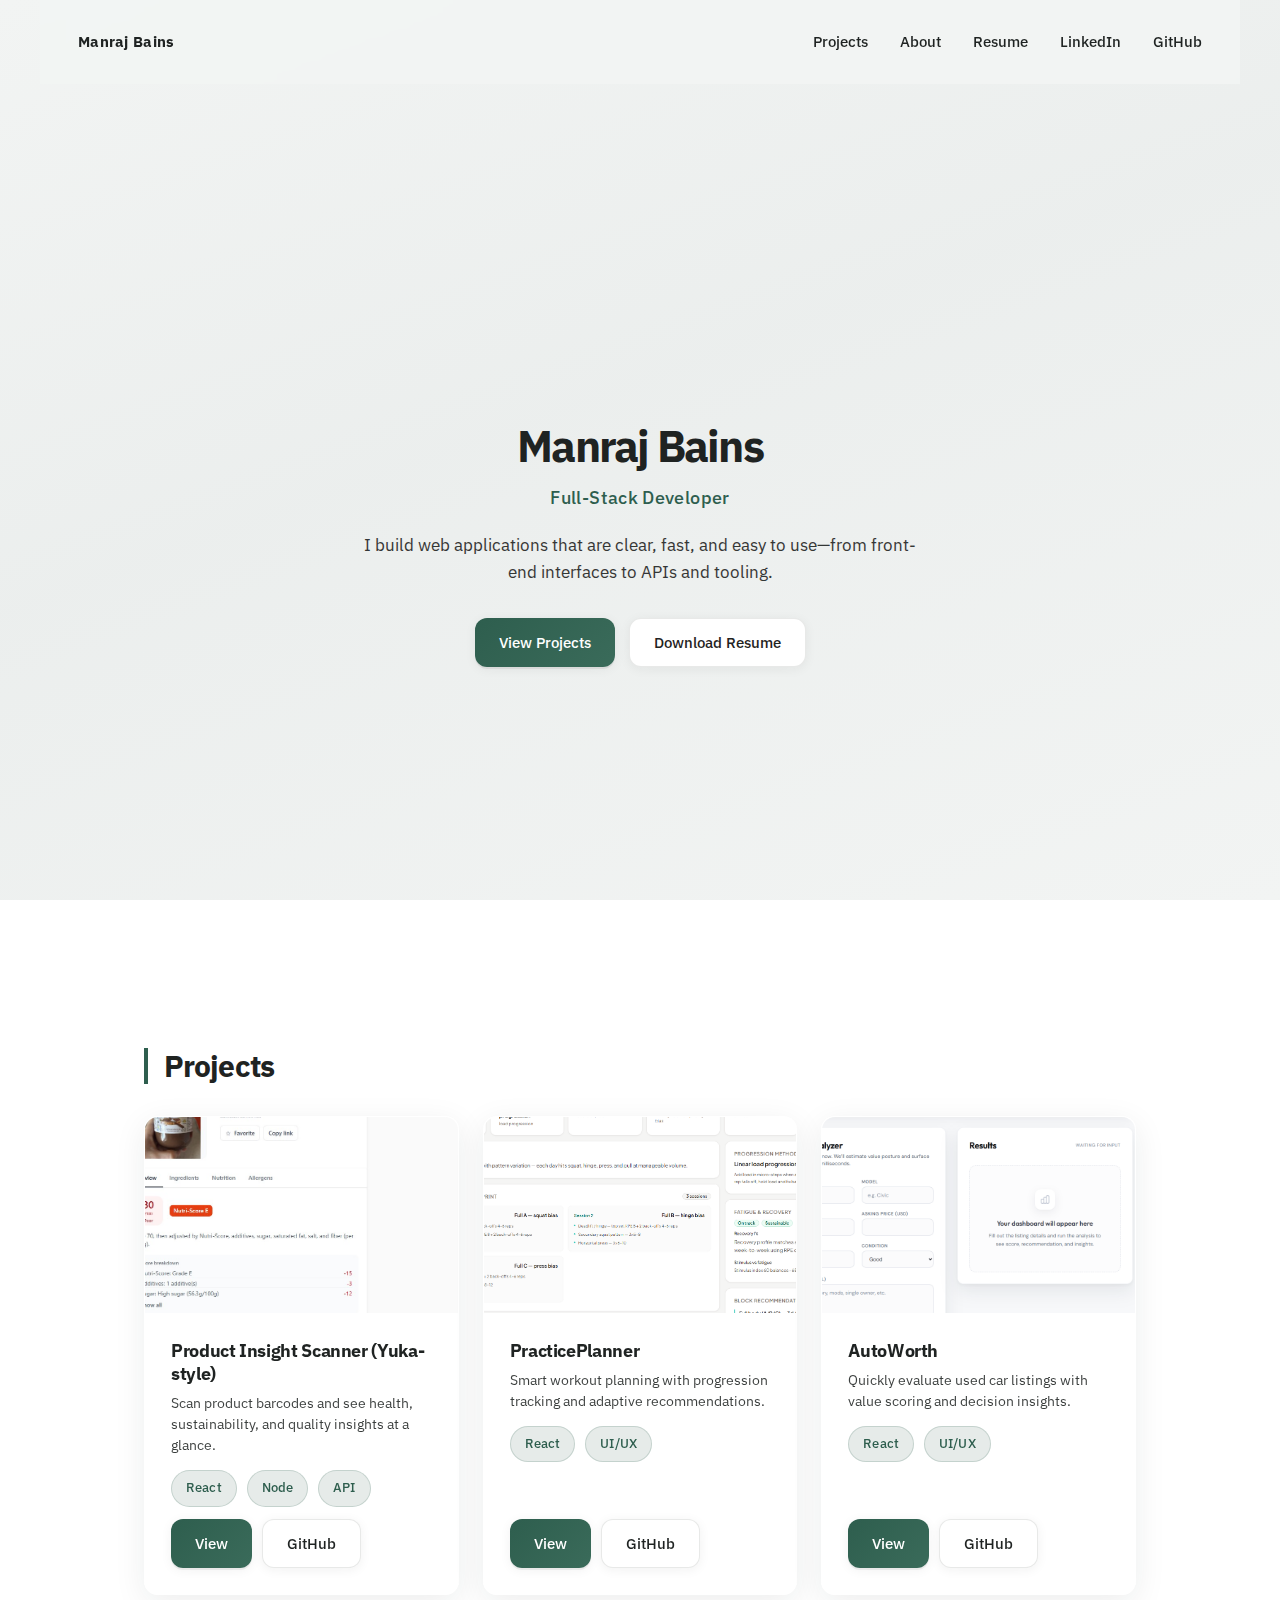
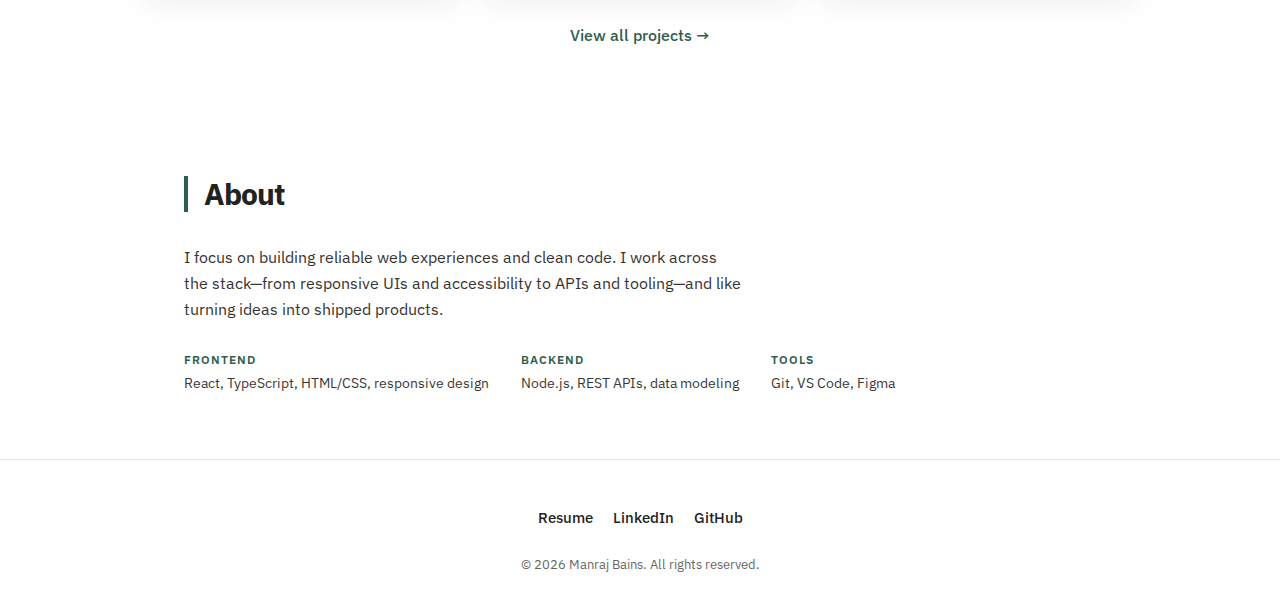
<file: index.html>
<!DOCTYPE html>
<html lang="en">
<head>
  <meta charset="UTF-8" />
  <title>Manraj Bains — Portfolio</title>
  <meta name="viewport" content="width=device-width, initial-scale=1.0" />
  <meta name="description" content="Manraj Bains — Full-Stack Developer. Portfolio of projects and experience." />

  <link rel="preconnect" href="https://fonts.googleapis.com">
  <link rel="preconnect" href="https://fonts.gstatic.com" crossorigin>
  <link href="https://fonts.googleapis.com/css2?family=IBM+Plex+Sans:ital,wght@0,400;0,500;0,600;0,700;1,400&display=swap" rel="stylesheet">

  <link rel="stylesheet" href="css/styles.css" />
</head>

<body>
  <a href="#main" class="skip-link">Skip to main content</a>

  <header class="site-nav" role="banner">
    <a href="/" class="logo-link">Manraj Bains</a>
    <nav id="nav-menu" class="nav-links" aria-label="Main navigation">
      <a href="#projects">Projects</a>
      <a href="#about">About</a>
      <a href="/resume.pdf" download="Manraj-Bains-Resume.pdf" target="_blank" rel="noopener noreferrer">Resume</a>
      <a href="https://linkedin.com/in/manrajbainscode" target="_blank" rel="noopener noreferrer">LinkedIn</a>
      <a href="https://github.com/Manraj-Bains" target="_blank" rel="noopener noreferrer">GitHub</a>
    </nav>
    <button type="button" class="nav-toggle" aria-label="Toggle menu" aria-expanded="false" aria-controls="nav-menu">
      <span class="nav-toggle-bar"></span>
      <span class="nav-toggle-bar"></span>
      <span class="nav-toggle-bar"></span>
    </button>
  </header>

  <main id="main">
    <!-- Hero: one screen -->
    <section class="landing-hero" aria-labelledby="hero-heading">
      <div class="landing-hero-inner">
        <h1 id="hero-heading">Manraj Bains</h1>
        <p class="landing-hero-role">Full-Stack Developer</p>
        <p class="landing-hero-tagline">I build web applications that are clear, fast, and easy to use—from front-end interfaces to APIs and tooling.</p>
        <div class="landing-hero-ctas">
          <a href="#projects" class="btn btn-primary">View Projects</a>
          <a href="/resume.pdf" download="Manraj-Bains-Resume.pdf" class="btn btn-secondary" target="_blank" rel="noopener noreferrer">Download Resume</a>
        </div>
      </div>
    </section>

    <!-- Projects: most important -->
    <section id="projects" class="landing-section landing-projects" aria-labelledby="projects-heading">
      <div class="container">
        <h2 id="projects-heading" class="landing-section-title">Projects</h2>
        <ul class="landing-project-grid">
          <li>
            <article class="landing-project-card card">
              <div class="landing-project-thumb">
                <a href="/projects/product-insight-scanner/" class="landing-project-thumb-link">
                  <img src="/projects/product-insight-scanner/snippet.jpg" alt="Product Insight Scanner code snippet" />
                </a>
              </div>
              <div class="landing-project-body">
                <h3 class="landing-project-title">Product Insight Scanner (Yuka-style)</h3>
                <p class="landing-project-desc">Scan product barcodes and see health, sustainability, and quality insights at a glance.</p>
                <ul class="chip-list">
                  <li><span class="chip">React</span></li>
                  <li><span class="chip">Node</span></li>
                  <li><span class="chip">API</span></li>
                </ul>
                <div class="landing-project-actions">
                  <a href="/projects/product-insight-scanner/" class="btn btn-primary">View</a>
                  <a href="https://github.com/Manraj-Bains/product-insight-scanner.git" class="btn btn-secondary" target="_blank" rel="noopener noreferrer">GitHub</a>
                </div>
              </div>
            </article>
          </li>

          <li>
            <article class="landing-project-card card">
              <div class="landing-project-thumb">
                <a href="/projects/practiceplanner/" class="landing-project-thumb-link">
                  <img src="/projects/practiceplanner/snippet.jpg" alt="PracticePlanner code snippet" />
                </a>
              </div>
              <div class="landing-project-body">
                <h3 class="landing-project-title">PracticePlanner</h3>
                <p class="landing-project-desc">Smart workout planning with progression tracking and adaptive recommendations.</p>
                <ul class="chip-list">
                  <li><span class="chip">React</span></li>
                  <li><span class="chip">UI/UX</span></li>
                </ul>
                <div class="landing-project-actions">
                  <a href="/projects/practiceplanner/" class="btn btn-primary">View</a>
                  <a href="https://github.com/Manraj-Bains/practicePlanner.git" class="btn btn-secondary" target="_blank" rel="noopener noreferrer">GitHub</a>
                </div>
              </div>
            </article>
          </li>

          <li>
            <article class="landing-project-card card">
              <div class="landing-project-thumb">
                <a href="/projects/autoworth/" class="landing-project-thumb-link">
                  <img src="/projects/autoworth/snippet.jpg" alt="AutoWorth code snippet" />
                </a>
              </div>
              <div class="landing-project-body">
                <h3 class="landing-project-title">AutoWorth</h3>
                <p class="landing-project-desc">Quickly evaluate used car listings with value scoring and decision insights.</p>
                <ul class="chip-list">
                  <li><span class="chip">React</span></li>
                  <li><span class="chip">UI/UX</span></li>
                </ul>
                <div class="landing-project-actions">
                  <a href="/projects/autoworth/" class="btn btn-primary">View</a>
                  <a href="https://github.com/Manraj-Bains/autoWorth.git" class="btn btn-secondary" target="_blank" rel="noopener noreferrer">GitHub</a>
                </div>
              </div>
            </article>
          </li>

        </ul>
        <p class="landing-projects-more">
          <a href="/projects/">View all projects →</a>
        </p>
      </div>
    </section>

    <!-- About: short -->
    <section id="about" class="landing-section landing-about" aria-labelledby="about-heading">
      <div class="container container--narrow">
        <h2 id="about-heading" class="landing-section-title">About</h2>
        <p class="landing-about-text">I focus on building reliable web experiences and clean code. I work across the stack—from responsive UIs and accessibility to APIs and tooling—and like turning ideas into shipped products.</p>
        <div class="landing-skills">
          <div class="landing-skill-group">
            <span class="landing-skill-label">Frontend</span>
            <span class="landing-skill-items">React, TypeScript, HTML/CSS, responsive design</span>
          </div>
          <div class="landing-skill-group">
            <span class="landing-skill-label">Backend</span>
            <span class="landing-skill-items">Node.js, REST APIs, data modeling</span>
          </div>
          <div class="landing-skill-group">
            <span class="landing-skill-label">Tools</span>
            <span class="landing-skill-items">Git, VS Code, Figma</span>
          </div>
        </div>
      </div>
    </section>

    <!-- Footer -->
    <footer class="landing-footer" role="contentinfo">
      <div class="container">
        <div class="landing-footer-links">
          <a href="/resume.pdf" download="Manraj-Bains-Resume.pdf" target="_blank" rel="noopener noreferrer">Resume</a>
          <a href="https://linkedin.com/in/manrajbainscode" target="_blank" rel="noopener noreferrer">LinkedIn</a>
          <a href="https://github.com/Manraj-Bains" target="_blank" rel="noopener noreferrer">GitHub</a>
        </div>
        <p class="landing-footer-copy">© <span id="year">2025</span> Manraj Bains. All rights reserved.</p>
      </div>
    </footer>
  </main>

  <script>
    (function () {
      var y = document.getElementById('year');
      if (y) y.textContent = new Date().getFullYear();
      var t = document.querySelector('.nav-toggle');
      var n = document.querySelector('.nav-links');
      if (t && n) {
        t.addEventListener('click', function () {
          var open = n.classList.toggle('is-open');
          t.setAttribute('aria-expanded', open);
        });
      }
    })();
  </script>
</body>
</html>
</file>
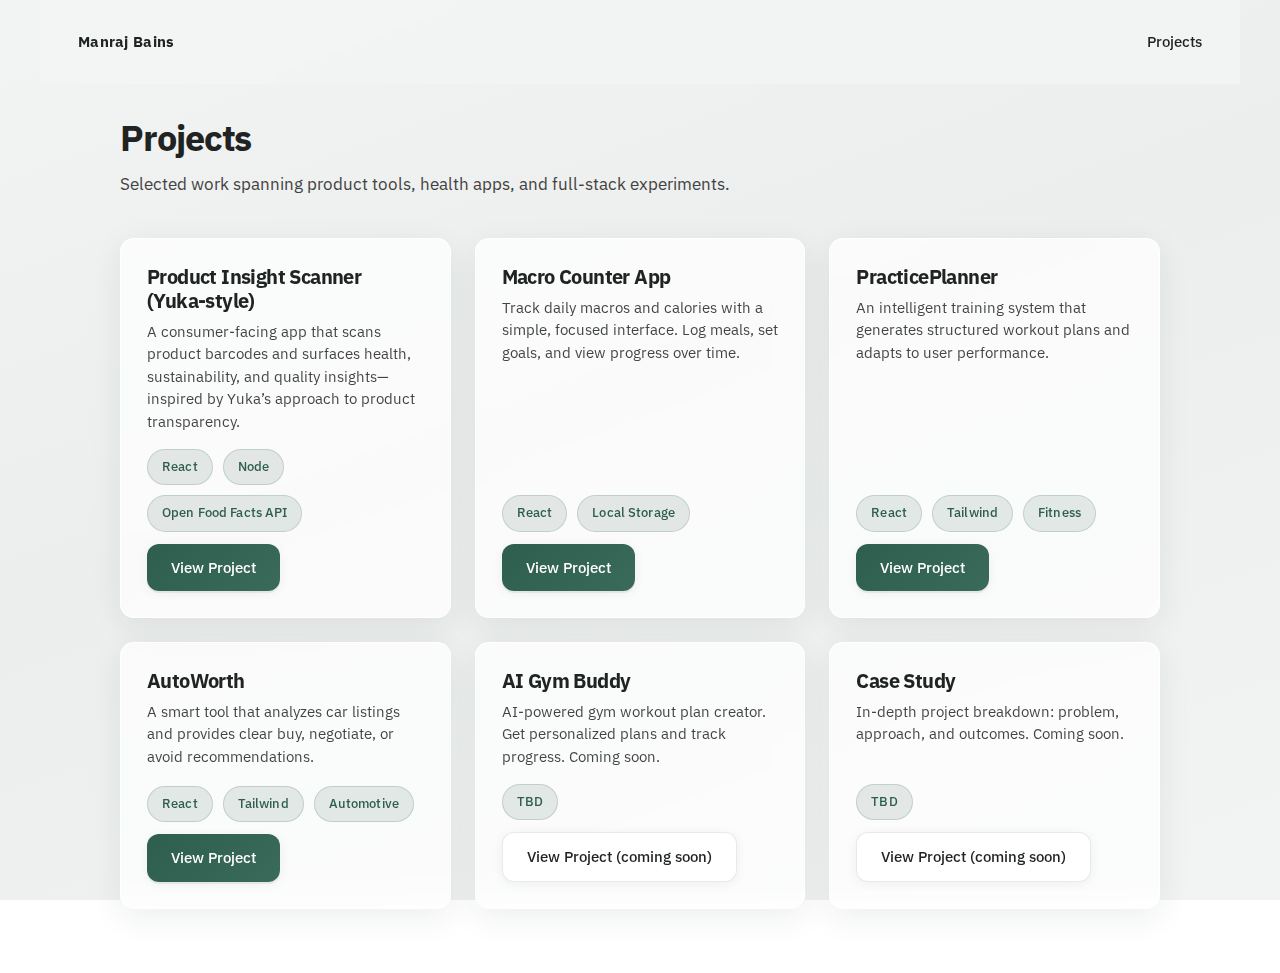
<file: projects/index.html>
<!DOCTYPE html>
<html lang="en">
<head>
  <meta charset="UTF-8" />
  <title>Projects — Manraj Bains</title>
  <meta name="viewport" content="width=device-width, initial-scale=1.0" />

  <link rel="preconnect" href="https://fonts.googleapis.com">
  <link rel="preconnect" href="https://fonts.gstatic.com" crossorigin>
  <link href="https://fonts.googleapis.com/css2?family=IBM+Plex+Sans:ital,wght@0,400;0,500;0,700;1,400&display=swap" rel="stylesheet">

  <link rel="stylesheet" href="../css/styles.css" />
</head>

<body>
  <nav class="site-nav" aria-label="Main navigation">
    <a href="/" class="logo-link">Manraj Bains</a>
    <a href="/projects/">Projects</a>
  </nav>

  <main class="container projects-page">
    <header class="projects-intro">
      <h1>Projects</h1>
      <p>Selected work spanning product tools, health apps, and full-stack experiments.</p>
    </header>

    <ul class="projects-grid">
      <li class="project-card">
        <article class="card">
          <h2>Product Insight Scanner (Yuka-style)</h2>
          <p class="description">A consumer-facing app that scans product barcodes and surfaces health, sustainability, and quality insights—inspired by Yuka’s approach to product transparency.</p>
          <div class="chips">
            <ul class="chip-list">
              <li><span class="chip">React</span></li>
              <li><span class="chip">Node</span></li>
              <li><span class="chip">Open Food Facts API</span></li>
            </ul>
          </div>
          <a href="/projects/product-insight-scanner/" class="btn btn-primary">View Project</a>
        </article>
      </li>

      <li class="project-card">
        <article class="card">
          <h2>Macro Counter App</h2>
          <p class="description">Track daily macros and calories with a simple, focused interface. Log meals, set goals, and view progress over time.</p>
          <div class="chips">
            <ul class="chip-list">
              <li><span class="chip">React</span></li>
              <li><span class="chip">Local Storage</span></li>
            </ul>
          </div>
          <a href="/projects/macro-counter/" class="btn btn-primary">View Project</a>
        </article>
      </li>

      <li class="project-card">
        <article class="card">
          <h2>PracticePlanner</h2>
          <p class="description">An intelligent training system that generates structured workout plans and adapts to user performance.</p>
          <div class="chips">
            <ul class="chip-list">
              <li><span class="chip">React</span></li>
              <li><span class="chip">Tailwind</span></li>
              <li><span class="chip">Fitness</span></li>
            </ul>
          </div>
          <a href="/projects/practiceplanner/" class="btn btn-primary">View Project</a>
        </article>
      </li>

      <li class="project-card">
        <article class="card">
          <h2>AutoWorth</h2>
          <p class="description">A smart tool that analyzes car listings and provides clear buy, negotiate, or avoid recommendations.</p>
          <div class="chips">
            <ul class="chip-list">
              <li><span class="chip">React</span></li>
              <li><span class="chip">Tailwind</span></li>
              <li><span class="chip">Automotive</span></li>
            </ul>
          </div>
          <a href="/projects/autoworth/" class="btn btn-primary">View Project</a>
        </article>
      </li>

      <li class="project-card">
        <article class="card">
          <h2>AI Gym Buddy</h2>
          <p class="description">AI-powered gym workout plan creator. Get personalized plans and track progress. Coming soon.</p>
          <div class="chips">
            <ul class="chip-list">
              <li><span class="chip">TBD</span></li>
            </ul>
          </div>
          <a href="/projects/ai-gym-buddy/" class="btn btn-secondary">View Project (coming soon)</a>
        </article>
      </li>

      <li class="project-card">
        <article class="card">
          <h2>Case Study</h2>
          <p class="description">In-depth project breakdown: problem, approach, and outcomes. Coming soon.</p>
          <div class="chips">
            <ul class="chip-list">
              <li><span class="chip">TBD</span></li>
            </ul>
          </div>
          <a href="/projects/case-study/" class="btn btn-secondary">View Project (coming soon)</a>
        </article>
      </li>
    </ul>
  </main>
</body>
</html>
</file>
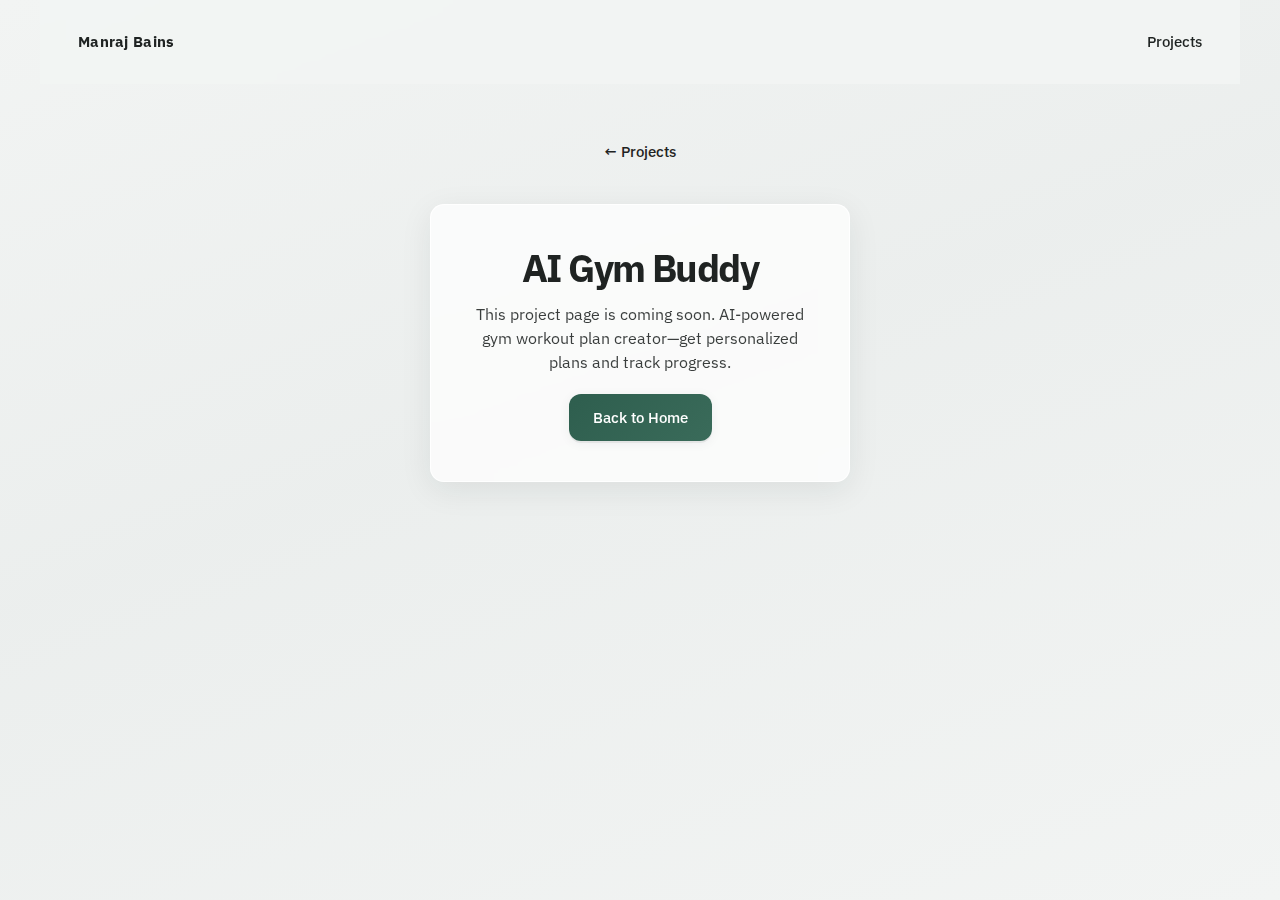
<file: projects/ai-gym-buddy/index.html>
<!DOCTYPE html>
<html lang="en">
<head>
  <meta charset="UTF-8" />
  <title>AI Gym Buddy — Manraj Bains</title>
  <meta name="viewport" content="width=device-width, initial-scale=1.0" />

  <link rel="preconnect" href="https://fonts.googleapis.com">
  <link rel="preconnect" href="https://fonts.gstatic.com" crossorigin>
  <link href="https://fonts.googleapis.com/css2?family=IBM+Plex+Sans:ital,wght@0,400;0,500;0,700;1,400&display=swap" rel="stylesheet">

  <link rel="stylesheet" href="../../css/styles.css" />
</head>

<body>
  <nav class="site-nav" aria-label="Main navigation">
    <a href="/" class="logo-link">Manraj Bains</a>
    <a href="/projects/">Projects</a>
  </nav>

  <main class="container placeholder-page">
    <a href="/projects/" class="back-link" aria-label="Back to projects">← Projects</a>
    <div class="card">
      <h1>AI Gym Buddy</h1>
      <p>This project page is coming soon. AI-powered gym workout plan creator—get personalized plans and track progress.</p>
      <a href="/" class="btn btn-primary">Back to Home</a>
    </div>
  </main>
</body>
</html>
</file>
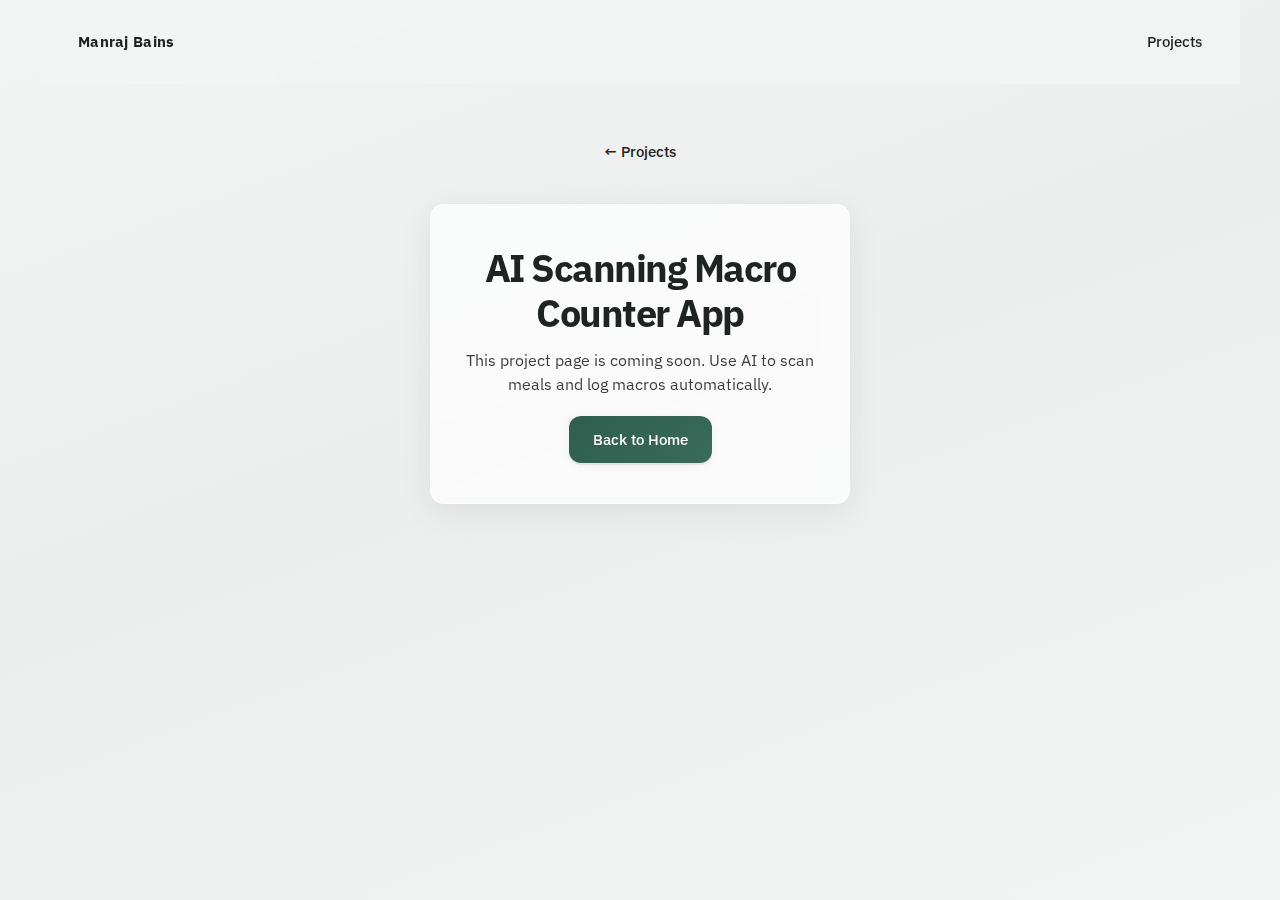
<file: projects/ai-macro-counter/index.html>
<!DOCTYPE html>
<html lang="en">
<head>
  <meta charset="UTF-8" />
  <title>AI Scanning Macro Counter App — Manraj Bains</title>
  <meta name="viewport" content="width=device-width, initial-scale=1.0" />

  <link rel="preconnect" href="https://fonts.googleapis.com">
  <link rel="preconnect" href="https://fonts.gstatic.com" crossorigin>
  <link href="https://fonts.googleapis.com/css2?family=IBM+Plex+Sans:ital,wght@0,400;0,500;0,700;1,400&display=swap" rel="stylesheet">

  <link rel="stylesheet" href="../../css/styles.css" />
</head>

<body>
  <nav class="site-nav" aria-label="Main navigation">
    <a href="/" class="logo-link">Manraj Bains</a>
    <a href="/projects/">Projects</a>
  </nav>

  <main class="container placeholder-page">
    <a href="/projects/" class="back-link" aria-label="Back to projects">← Projects</a>
    <div class="card">
      <h1>AI Scanning Macro Counter App</h1>
      <p>This project page is coming soon. Use AI to scan meals and log macros automatically.</p>
      <a href="/" class="btn btn-primary">Back to Home</a>
    </div>
  </main>
</body>
</html>
</file>
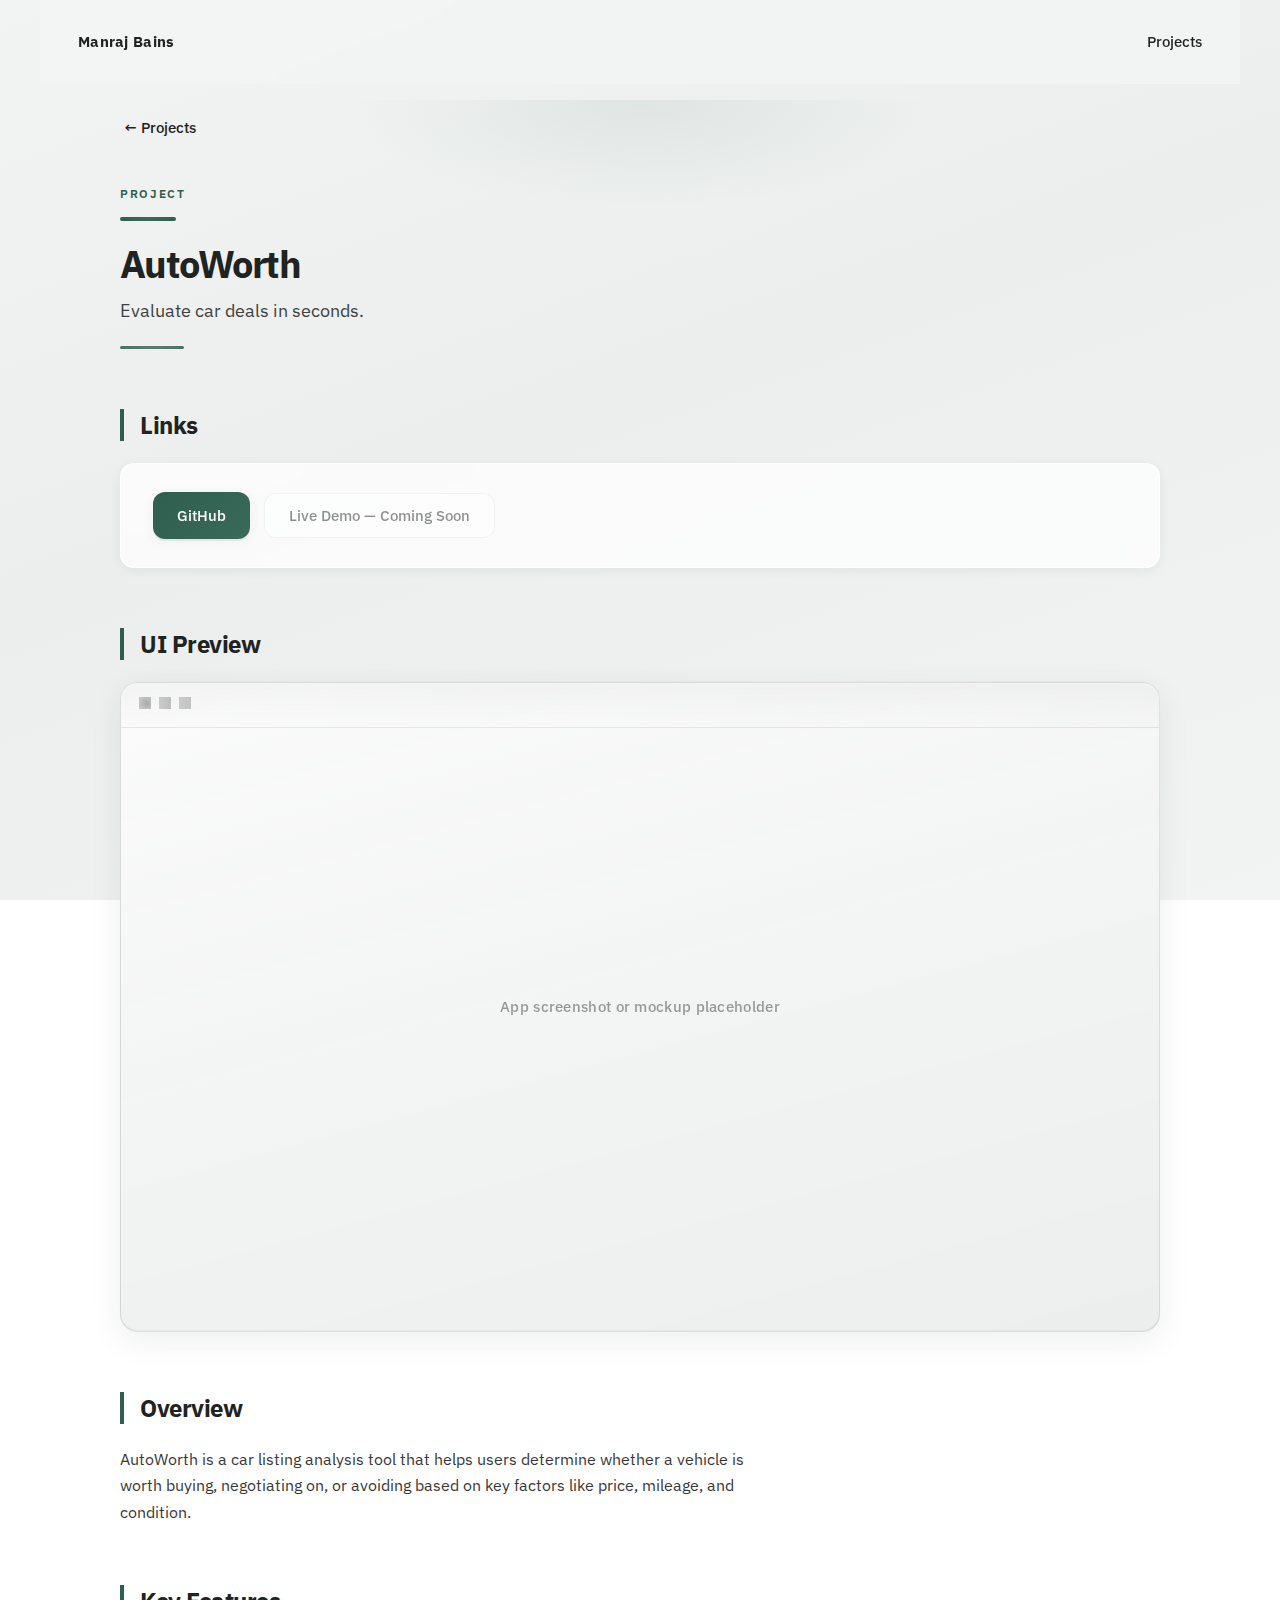
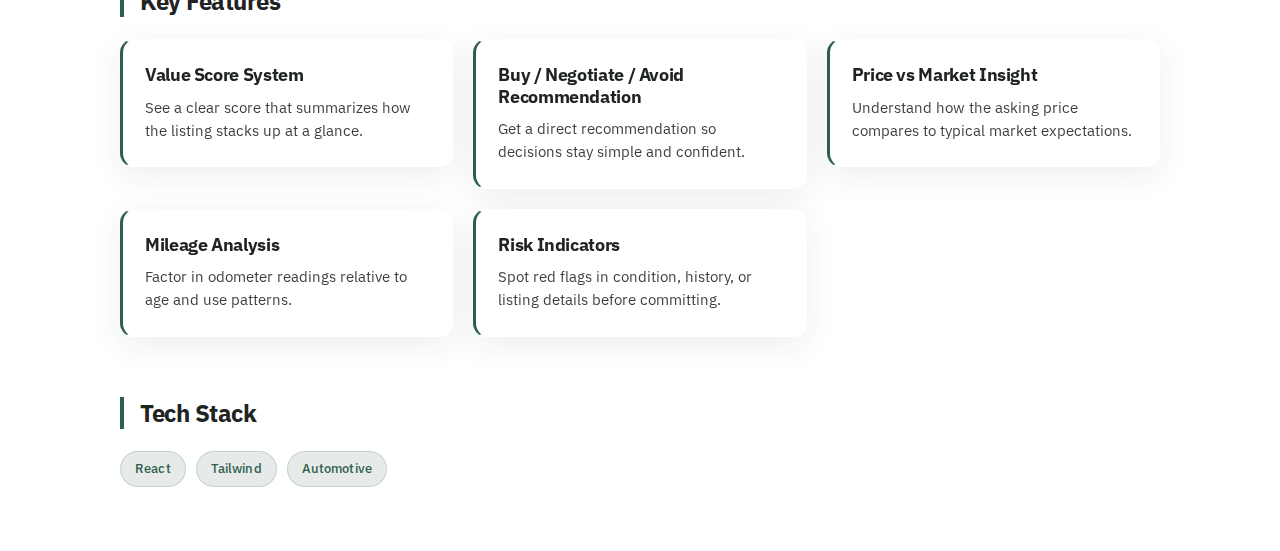
<file: projects/autoworth/index.html>
<!DOCTYPE html>
<html lang="en">
<head>
  <meta charset="UTF-8" />
  <title>AutoWorth — Car Listing Analyzer — Manraj Bains</title>
  <meta name="viewport" content="width=device-width, initial-scale=1.0" />

  <link rel="preconnect" href="https://fonts.googleapis.com">
  <link rel="preconnect" href="https://fonts.gstatic.com" crossorigin>
  <link href="https://fonts.googleapis.com/css2?family=IBM+Plex+Sans:ital,wght@0,400;0,500;0,700;1,400&display=swap" rel="stylesheet">

  <link rel="stylesheet" href="../../css/styles.css" />
</head>

<body>
  <nav class="site-nav" aria-label="Main navigation">
    <a href="/" class="logo-link">Manraj Bains</a>
    <a href="/projects/">Projects</a>
  </nav>

  <main class="container project-page">
    <a href="/projects/" class="back-link" aria-label="Back to projects">← Projects</a>

    <div class="hero-wrapper">
      <header class="hero">
        <span class="hero-eyebrow">Project</span>
        <div class="hero-accent" aria-hidden="true"></div>
        <h1>AutoWorth</h1>
        <p class="tagline">Evaluate car deals in seconds.</p>
      </header>
    </div>

    <section class="section" aria-labelledby="links-heading">
      <h2 id="links-heading" class="section-title">Links</h2>
      <div class="links-card">
        <div class="links-row">
          <a href="https://github.com" class="btn btn-primary" target="_blank" rel="noopener noreferrer">GitHub</a>
          <button type="button" class="btn btn-secondary btn-disabled" disabled>Live Demo — Coming Soon</button>
        </div>
      </div>
    </section>

    <section class="section" aria-labelledby="preview-heading">
      <h2 id="preview-heading" class="section-title">UI Preview</h2>
      <div class="preview-block" aria-hidden="true">
        App screenshot or mockup placeholder
      </div>
    </section>

    <section class="section" aria-labelledby="overview-heading">
      <h2 id="overview-heading" class="section-title">Overview</h2>
      <p class="rationale">
        AutoWorth is a car listing analysis tool that helps users determine whether a vehicle is worth buying, negotiating on, or avoiding based on key factors like price, mileage, and condition.
      </p>
    </section>

    <section class="section" aria-labelledby="features-heading">
      <h2 id="features-heading" class="section-title">Key Features</h2>
      <ul class="features-grid">
        <li>
          <article class="card feature-card">
            <h3>Value Score System</h3>
            <p>See a clear score that summarizes how the listing stacks up at a glance.</p>
          </article>
        </li>
        <li>
          <article class="card feature-card">
            <h3>Buy / Negotiate / Avoid Recommendation</h3>
            <p>Get a direct recommendation so decisions stay simple and confident.</p>
          </article>
        </li>
        <li>
          <article class="card feature-card">
            <h3>Price vs Market Insight</h3>
            <p>Understand how the asking price compares to typical market expectations.</p>
          </article>
        </li>
        <li>
          <article class="card feature-card">
            <h3>Mileage Analysis</h3>
            <p>Factor in odometer readings relative to age and use patterns.</p>
          </article>
        </li>
        <li>
          <article class="card feature-card">
            <h3>Risk Indicators</h3>
            <p>Spot red flags in condition, history, or listing details before committing.</p>
          </article>
        </li>
      </ul>
    </section>

    <section class="section" aria-labelledby="tech-heading">
      <h2 id="tech-heading" class="section-title">Tech Stack</h2>
      <ul class="chip-list">
        <li><span class="chip">React</span></li>
        <li><span class="chip">Tailwind</span></li>
        <li><span class="chip">Automotive</span></li>
      </ul>
    </section>
  </main>
</body>
</html>
</file>
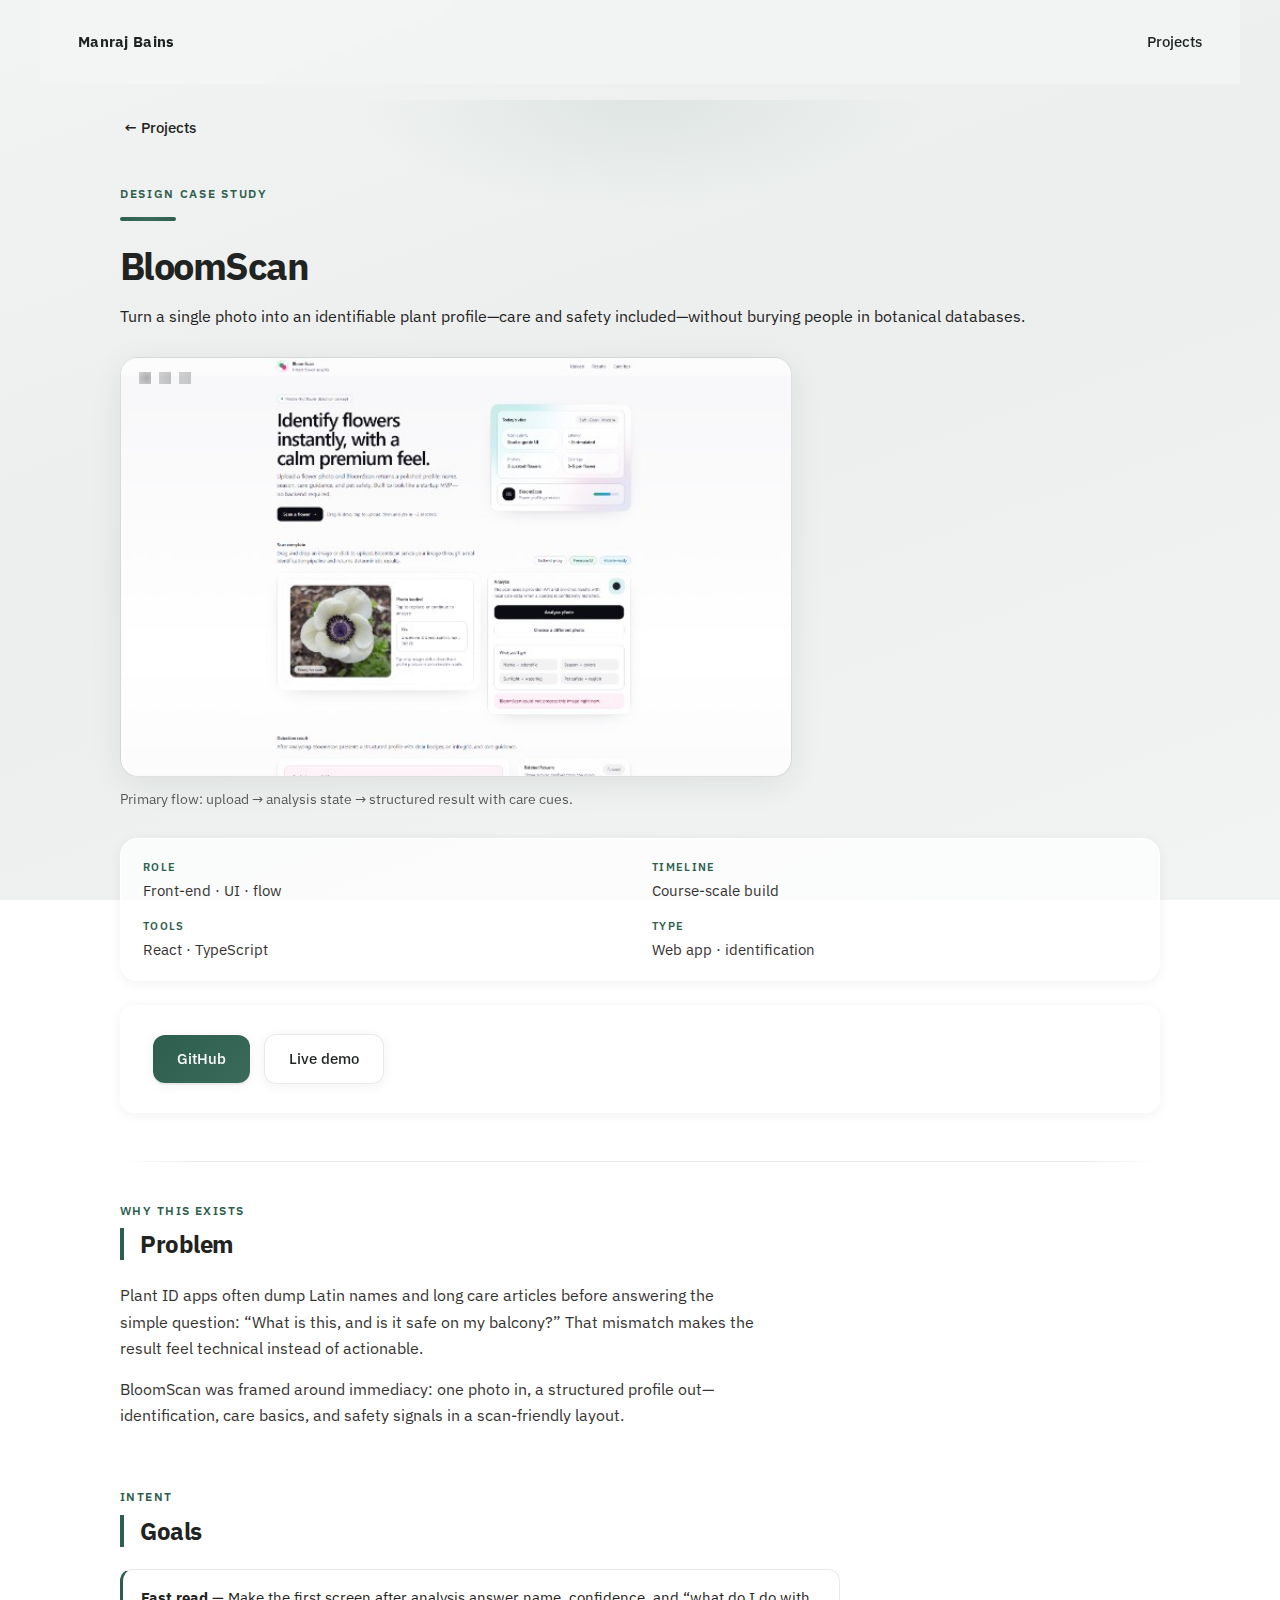
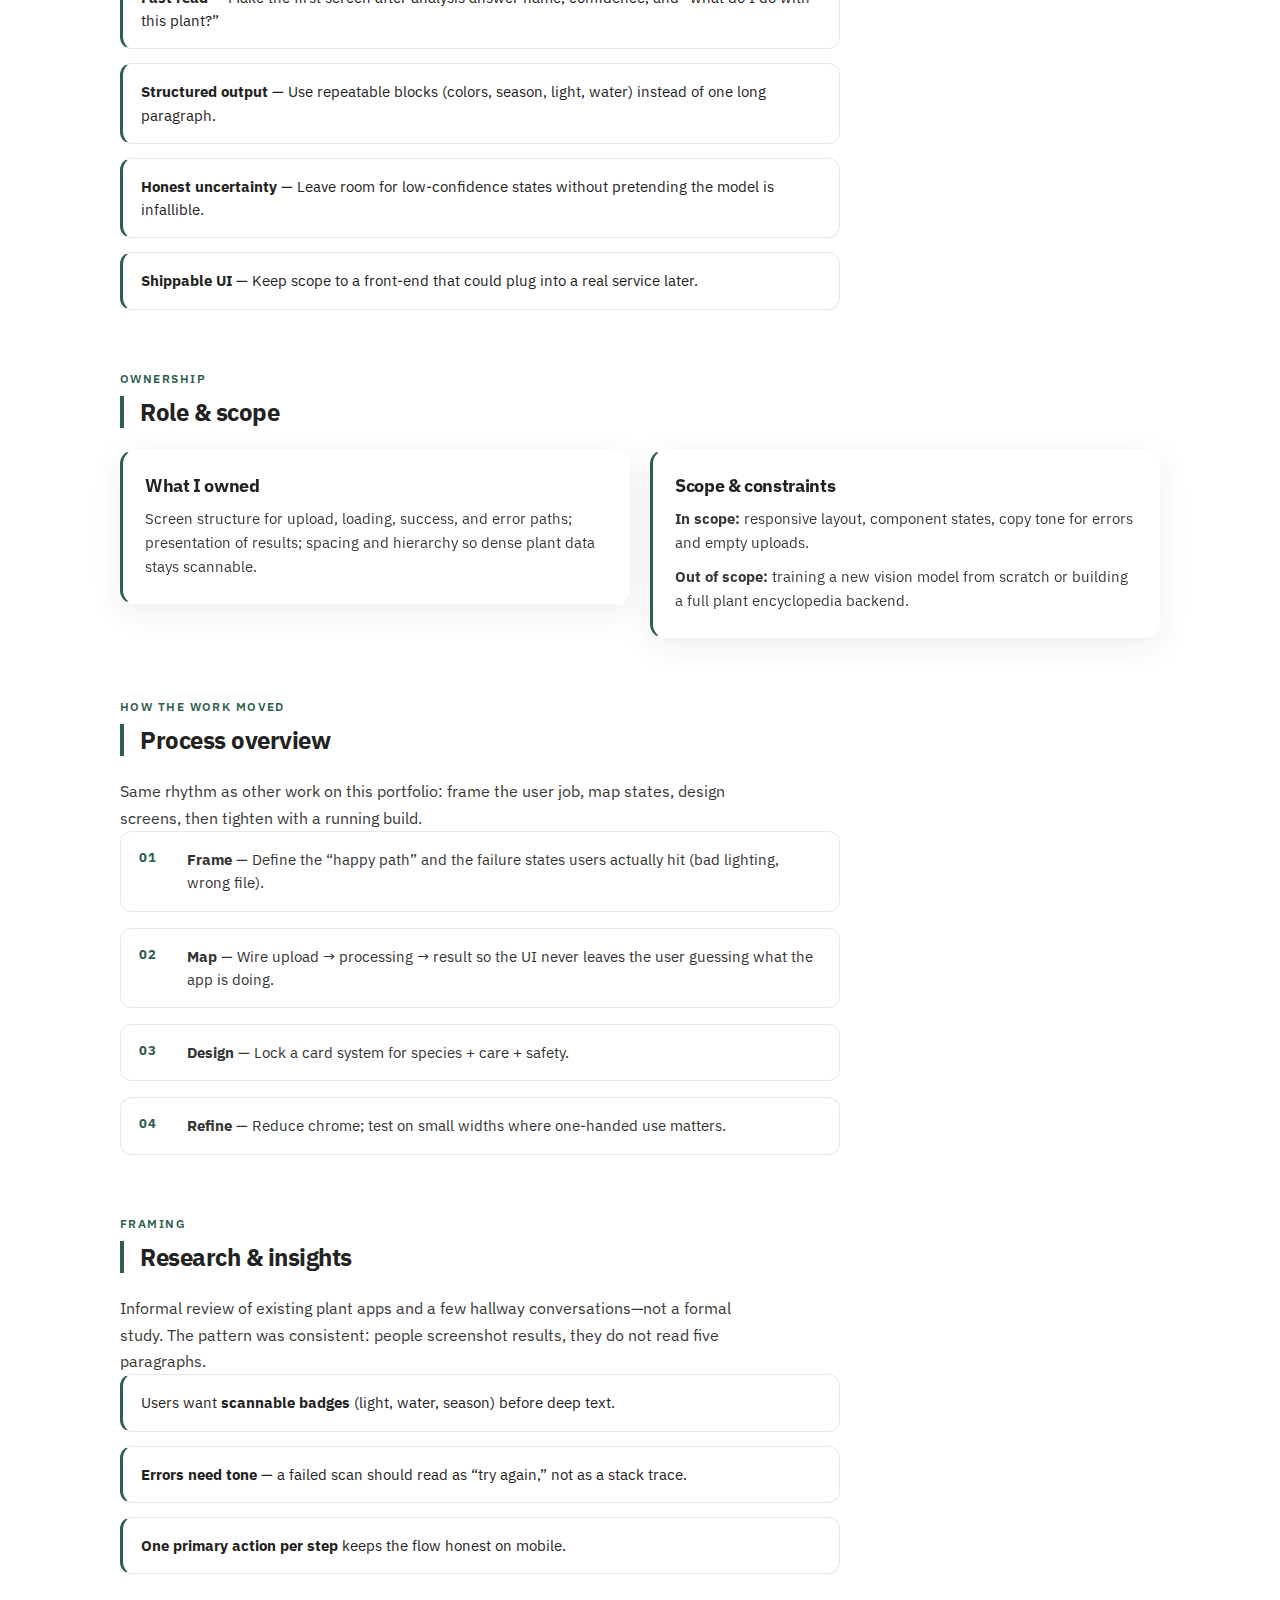
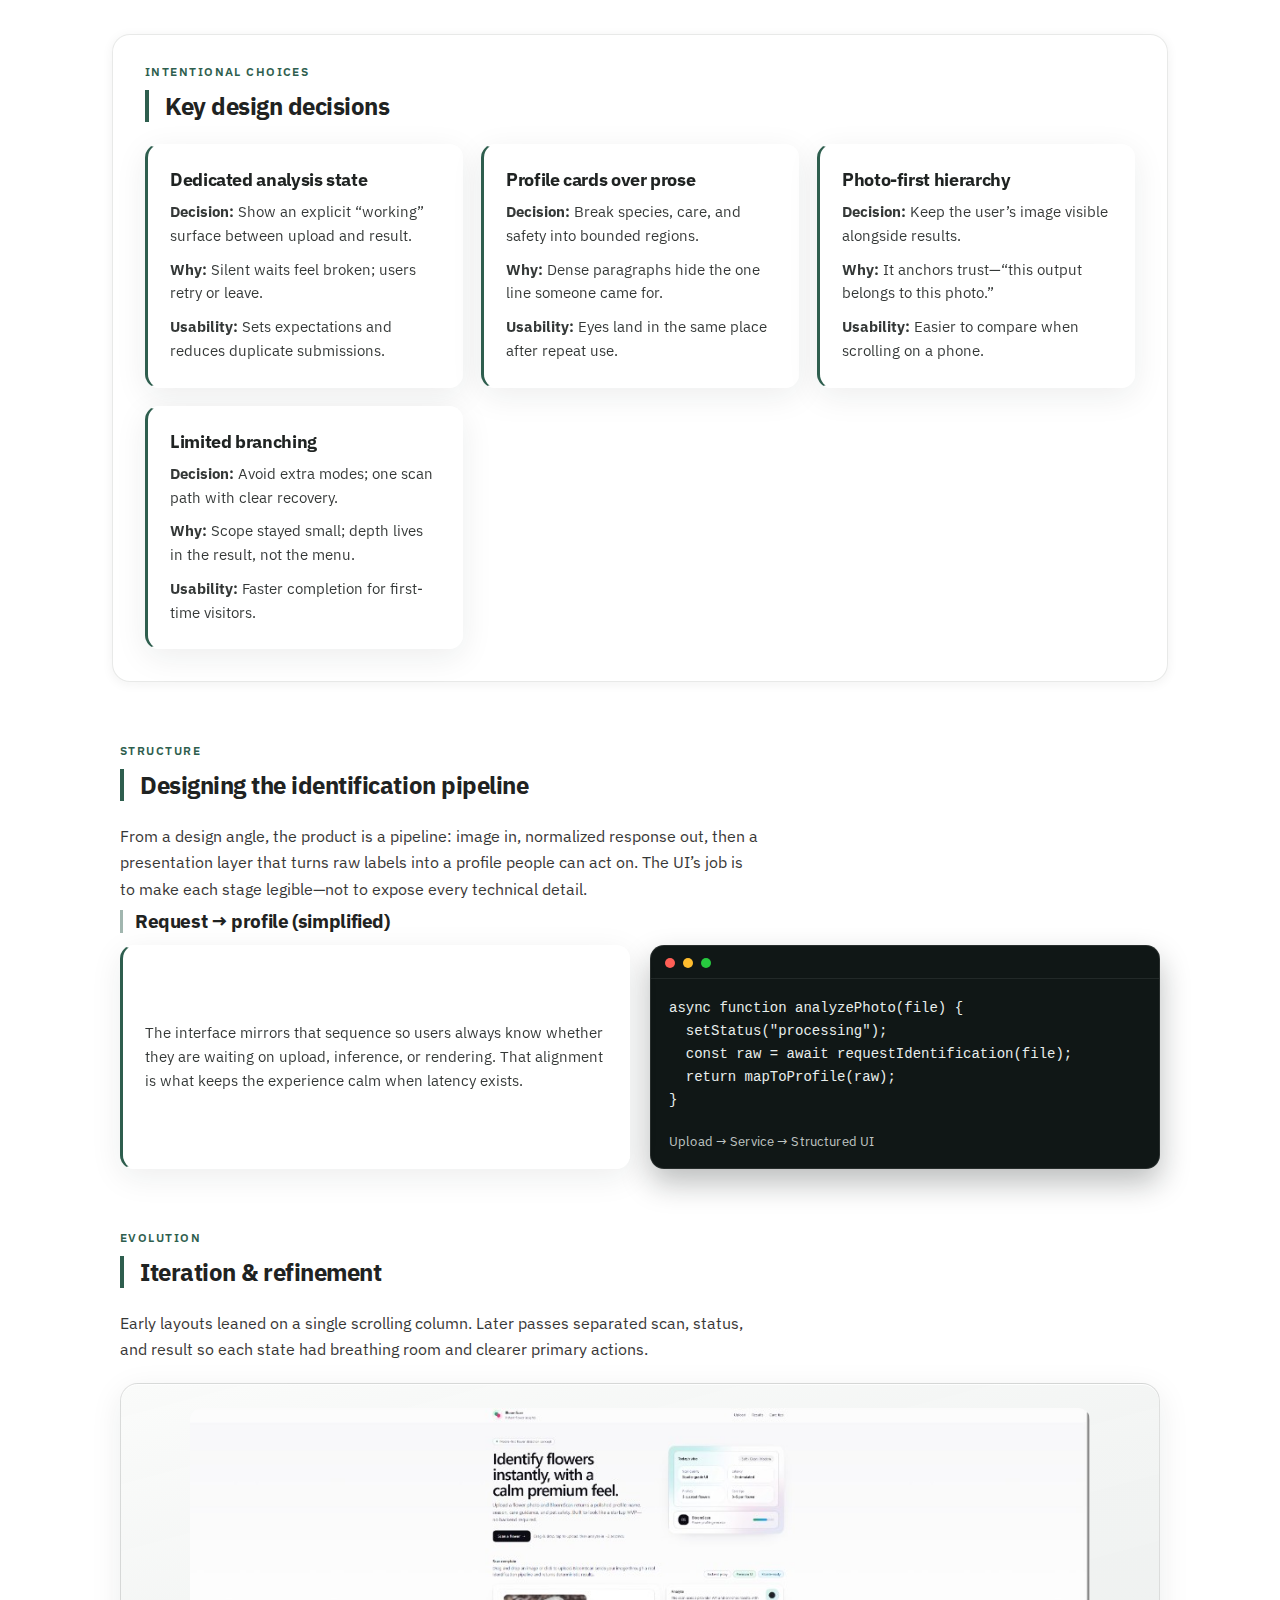
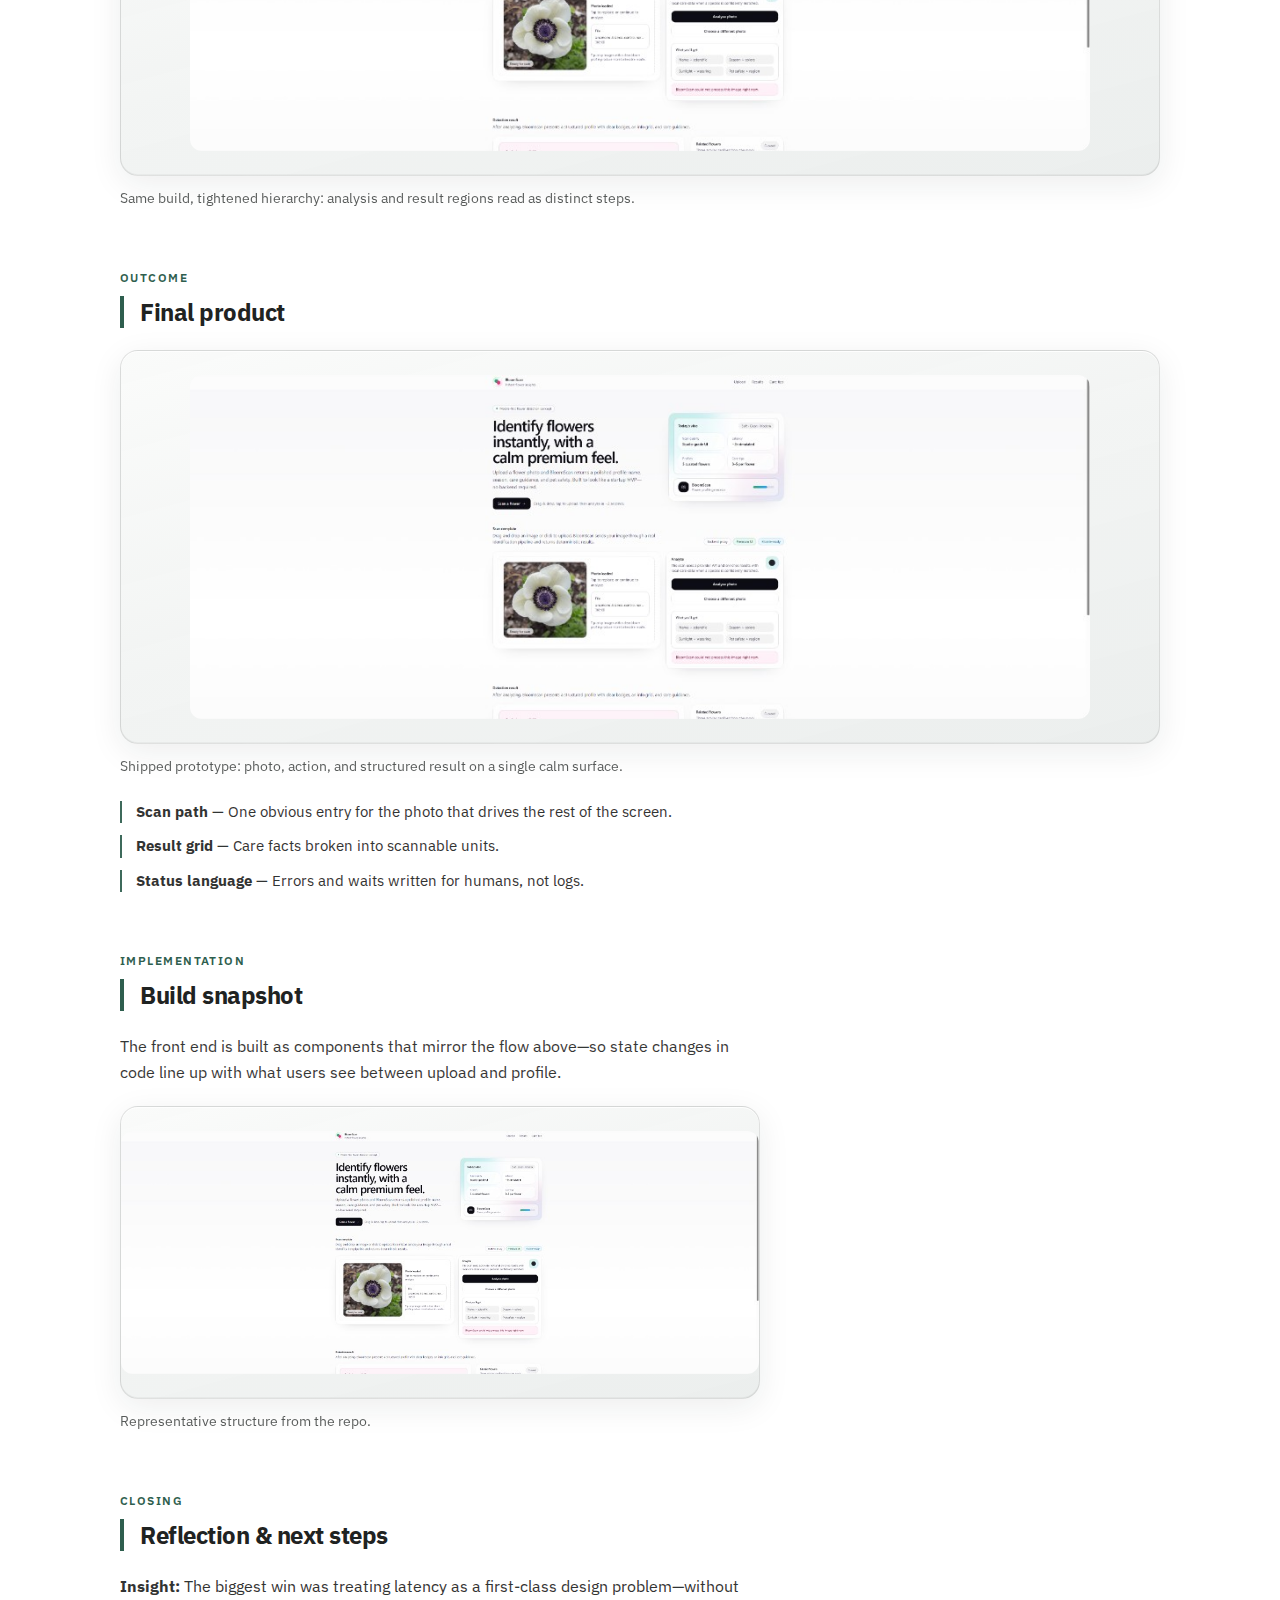
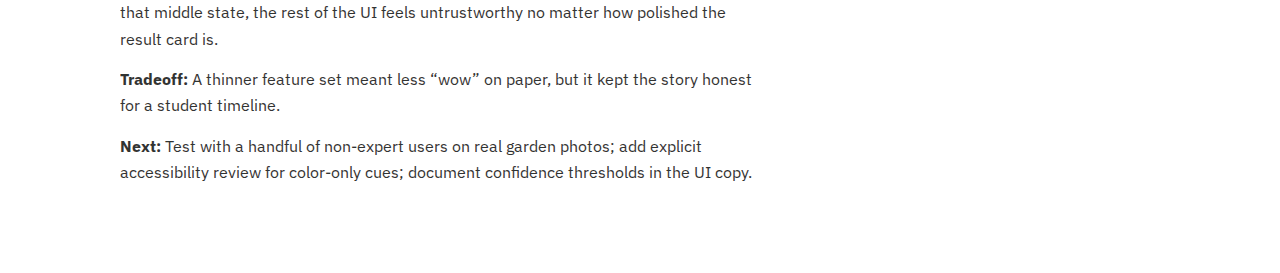
<file: projects/bloomscan/index.html>
<!DOCTYPE html>
<html lang="en">
<head>
  <meta charset="UTF-8" />
  <title>BloomScan — Case Study — Manraj Bains</title>
  <meta name="viewport" content="width=device-width, initial-scale=1.0" />
  <link rel="preconnect" href="https://fonts.googleapis.com">
  <link rel="preconnect" href="https://fonts.gstatic.com" crossorigin>
  <link href="https://fonts.googleapis.com/css2?family=IBM+Plex+Sans:ital,wght@0,400;0,500;0,700;1,400&display=swap" rel="stylesheet">
  <link rel="stylesheet" href="../../css/styles.css" />
</head>
<body>
  <nav class="site-nav" aria-label="Main navigation">
    <a href="/" class="logo-link">Manraj Bains</a>
    <a href="/projects/">Projects</a>
  </nav>

  <main class="container project-page case-study-page">
    <a href="/projects/" class="back-link" aria-label="Back to projects">← Projects</a>

    <header class="case-study-hero hero-wrapper" aria-labelledby="cs-title">
      <div class="case-study-hero-top">
        <div>
          <span class="hero-eyebrow">Design case study</span>
          <div class="hero-accent" aria-hidden="true"></div>
          <h1 id="cs-title">BloomScan</h1>
          <p class="tagline">Turn a single photo into an identifiable plant profile—care and safety included—without burying people in botanical databases.</p>
        </div>
      </div>

      <figure class="case-study-hero-figure">
        <div class="preview-block case-study-hero-preview">
          <img src="/projects/bloomscan/preview.jpg" alt="BloomScan interface showing scan flow and result layout" />
        </div>
        <figcaption class="case-study-caption">Primary flow: upload → analysis state → structured result with care cues.</figcaption>
      </figure>

      <div class="case-study-meta" role="group" aria-label="Project details">
        <div class="case-study-meta-item"><span class="case-study-meta-label">Role</span><span class="case-study-meta-value">Front-end · UI · flow</span></div>
        <div class="case-study-meta-item"><span class="case-study-meta-label">Timeline</span><span class="case-study-meta-value">Course-scale build</span></div>
        <div class="case-study-meta-item"><span class="case-study-meta-label">Tools</span><span class="case-study-meta-value">React · TypeScript</span></div>
        <div class="case-study-meta-item"><span class="case-study-meta-label">Type</span><span class="case-study-meta-value">Web app · identification</span></div>
      </div>

      <section class="section case-study-links-wrap" aria-labelledby="links-heading">
        <h2 id="links-heading" class="visually-hidden">Project links</h2>
        <div class="links-card">
          <div class="links-row">
            <a href="https://github.com/Manraj-Bains/flower.git" class="btn btn-primary" target="_blank" rel="noopener noreferrer">GitHub</a>
            <a href="https://flower-gamma-seven.vercel.app/" class="btn btn-secondary" target="_blank" rel="noopener noreferrer">Live demo</a>
          </div>
        </div>
      </section>
    </header>

    <hr class="section-divider case-study-divider" aria-hidden="true" />

    <section class="section case-study-section" aria-labelledby="problem-heading">
      <p class="case-study-kicker">Why this exists</p>
      <h2 id="problem-heading" class="section-title">Problem</h2>
      <div class="case-study-prose">
        <p>Plant ID apps often dump Latin names and long care articles before answering the simple question: “What is this, and is it safe on my balcony?” That mismatch makes the result feel technical instead of actionable.</p>
        <p>BloomScan was framed around immediacy: one photo in, a structured profile out—identification, care basics, and safety signals in a scan-friendly layout.</p>
      </div>
    </section>

    <section class="section case-study-section" aria-labelledby="goals-heading">
      <p class="case-study-kicker">Intent</p>
      <h2 id="goals-heading" class="section-title">Goals</h2>
      <ul class="case-study-goals">
        <li><strong>Fast read</strong> — Make the first screen after analysis answer name, confidence, and “what do I do with this plant?”</li>
        <li><strong>Structured output</strong> — Use repeatable blocks (colors, season, light, water) instead of one long paragraph.</li>
        <li><strong>Honest uncertainty</strong> — Leave room for low-confidence states without pretending the model is infallible.</li>
        <li><strong>Shippable UI</strong> — Keep scope to a front-end that could plug into a real service later.</li>
      </ul>
    </section>

    <section class="section case-study-section" aria-labelledby="role-heading">
      <p class="case-study-kicker">Ownership</p>
      <h2 id="role-heading" class="section-title">Role &amp; scope</h2>
      <div class="case-study-split">
        <div class="card feature-card case-study-split-card">
          <h3 class="case-study-h3">What I owned</h3>
          <p>Screen structure for upload, loading, success, and error paths; presentation of results; spacing and hierarchy so dense plant data stays scannable.</p>
        </div>
        <div class="card feature-card case-study-split-card">
          <h3 class="case-study-h3">Scope &amp; constraints</h3>
          <p><strong>In scope:</strong> responsive layout, component states, copy tone for errors and empty uploads.</p>
          <p><strong>Out of scope:</strong> training a new vision model from scratch or building a full plant encyclopedia backend.</p>
        </div>
      </div>
    </section>

    <section class="section case-study-section" aria-labelledby="process-heading">
      <p class="case-study-kicker">How the work moved</p>
      <h2 id="process-heading" class="section-title">Process overview</h2>
      <p class="rationale case-study-lead">Same rhythm as other work on this portfolio: frame the user job, map states, design screens, then tighten with a running build.</p>
      <ol class="case-study-phases">
        <li><span class="case-study-phase-num">01</span><span class="case-study-phase-body"><strong>Frame</strong> — Define the “happy path” and the failure states users actually hit (bad lighting, wrong file).</span></li>
        <li><span class="case-study-phase-num">02</span><span class="case-study-phase-body"><strong>Map</strong> — Wire upload → processing → result so the UI never leaves the user guessing what the app is doing.</span></li>
        <li><span class="case-study-phase-num">03</span><span class="case-study-phase-body"><strong>Design</strong> — Lock a card system for species + care + safety.</span></li>
        <li><span class="case-study-phase-num">04</span><span class="case-study-phase-body"><strong>Refine</strong> — Reduce chrome; test on small widths where one-handed use matters.</span></li>
      </ol>
    </section>

    <section class="section case-study-section" aria-labelledby="research-heading">
      <p class="case-study-kicker">Framing</p>
      <h2 id="research-heading" class="section-title">Research &amp; insights</h2>
      <p class="rationale case-study-lead">Informal review of existing plant apps and a few hallway conversations—not a formal study. The pattern was consistent: people screenshot results, they do not read five paragraphs.</p>
      <ul class="case-study-insights">
        <li>Users want <strong>scannable badges</strong> (light, water, season) before deep text.</li>
        <li><strong>Errors need tone</strong> — a failed scan should read as “try again,” not as a stack trace.</li>
        <li><strong>One primary action per step</strong> keeps the flow honest on mobile.</li>
      </ul>
    </section>

    <section class="section case-study-section case-study-section--emphasis" aria-labelledby="decisions-heading">
      <p class="case-study-kicker">Intentional choices</p>
      <h2 id="decisions-heading" class="section-title">Key design decisions</h2>
      <ul class="case-study-decisions">
        <li class="card feature-card">
          <h3 class="case-study-h3">Dedicated analysis state</h3>
          <p><strong>Decision:</strong> Show an explicit “working” surface between upload and result.</p>
          <p><strong>Why:</strong> Silent waits feel broken; users retry or leave.</p>
          <p><strong>Usability:</strong> Sets expectations and reduces duplicate submissions.</p>
        </li>
        <li class="card feature-card">
          <h3 class="case-study-h3">Profile cards over prose</h3>
          <p><strong>Decision:</strong> Break species, care, and safety into bounded regions.</p>
          <p><strong>Why:</strong> Dense paragraphs hide the one line someone came for.</p>
          <p><strong>Usability:</strong> Eyes land in the same place after repeat use.</p>
        </li>
        <li class="card feature-card">
          <h3 class="case-study-h3">Photo-first hierarchy</h3>
          <p><strong>Decision:</strong> Keep the user’s image visible alongside results.</p>
          <p><strong>Why:</strong> It anchors trust—“this output belongs to this photo.”</p>
          <p><strong>Usability:</strong> Easier to compare when scrolling on a phone.</p>
        </li>
        <li class="card feature-card">
          <h3 class="case-study-h3">Limited branching</h3>
          <p><strong>Decision:</strong> Avoid extra modes; one scan path with clear recovery.</p>
          <p><strong>Why:</strong> Scope stayed small; depth lives in the result, not the menu.</p>
          <p><strong>Usability:</strong> Faster completion for first-time visitors.</p>
        </li>
      </ul>
    </section>

    <section class="section case-study-section" aria-labelledby="system-heading">
      <p class="case-study-kicker">Structure</p>
      <h2 id="system-heading" class="section-title">Designing the identification pipeline</h2>
      <p class="rationale case-study-lead">From a design angle, the product is a pipeline: image in, normalized response out, then a presentation layer that turns raw labels into a profile people can act on. The UI’s job is to make each stage legible—not to expose every technical detail.</p>

      <h3 class="case-study-subtitle">Request → profile (simplified)</h3>
      <div class="logic-showcase">
        <article class="card feature-card logic-copy">
          <p>The interface mirrors that sequence so users always know whether they are waiting on upload, inference, or rendering. That alignment is what keeps the experience calm when latency exists.</p>
        </article>
        <article class="logic-code-card" aria-label="Simplified client flow">
          <div class="logic-code-bar" aria-hidden="true">
            <span class="logic-dot logic-dot-red"></span>
            <span class="logic-dot logic-dot-yellow"></span>
            <span class="logic-dot logic-dot-green"></span>
          </div>
          <pre><code>async function analyzePhoto(file) {
  setStatus("processing");
  const raw = await requestIdentification(file);
  return mapToProfile(raw);
}</code></pre>
          <p class="logic-flow">Upload → Service → Structured UI</p>
        </article>
      </div>
    </section>

    <section class="section case-study-section" aria-labelledby="iteration-heading">
      <p class="case-study-kicker">Evolution</p>
      <h2 id="iteration-heading" class="section-title">Iteration &amp; refinement</h2>
      <p class="rationale case-study-lead">Early layouts leaned on a single scrolling column. Later passes separated scan, status, and result so each state had breathing room and clearer primary actions.</p>
      <figure class="case-study-figure">
        <div class="preview-block case-study-image-wrap">
          <img class="case-study-image" src="/projects/bloomscan/preview.jpg" alt="BloomScan UI after layout refinement" />
        </div>
        <figcaption class="case-study-caption">Same build, tightened hierarchy: analysis and result regions read as distinct steps.</figcaption>
      </figure>
    </section>

    <section class="section case-study-section" aria-labelledby="final-heading">
      <p class="case-study-kicker">Outcome</p>
      <h2 id="final-heading" class="section-title">Final product</h2>
      <figure class="case-study-figure case-study-figure--hero">
        <div class="preview-block case-study-image-wrap">
          <img class="case-study-image" src="/projects/bloomscan/preview.jpg" alt="BloomScan final interface" />
        </div>
        <figcaption class="case-study-caption">Shipped prototype: photo, action, and structured result on a single calm surface.</figcaption>
      </figure>
      <ul class="case-study-callouts" aria-label="Interface highlights">
        <li><strong>Scan path</strong> — One obvious entry for the photo that drives the rest of the screen.</li>
        <li><strong>Result grid</strong> — Care facts broken into scannable units.</li>
        <li><strong>Status language</strong> — Errors and waits written for humans, not logs.</li>
      </ul>
    </section>

    <section class="section case-study-section" aria-labelledby="build-heading">
      <p class="case-study-kicker">Implementation</p>
      <h2 id="build-heading" class="section-title">Build snapshot</h2>
      <p class="rationale case-study-lead">The front end is built as components that mirror the flow above—so state changes in code line up with what users see between upload and profile.</p>
      <figure class="case-study-figure case-study-figure--narrow">
        <div class="preview-block case-study-image-wrap">
          <img class="case-study-image" src="/projects/bloomscan/snippet.jpg" alt="BloomScan React component structure excerpt" />
        </div>
        <figcaption class="case-study-caption">Representative structure from the repo.</figcaption>
      </figure>
    </section>

    <section class="section case-study-section case-study-section--close" aria-labelledby="reflection-heading">
      <p class="case-study-kicker">Closing</p>
      <h2 id="reflection-heading" class="section-title">Reflection &amp; next steps</h2>
      <div class="case-study-prose">
        <p><strong>Insight:</strong> The biggest win was treating latency as a first-class design problem—without that middle state, the rest of the UI feels untrustworthy no matter how polished the result card is.</p>
        <p><strong>Tradeoff:</strong> A thinner feature set meant less “wow” on paper, but it kept the story honest for a student timeline.</p>
        <p><strong>Next:</strong> Test with a handful of non-expert users on real garden photos; add explicit accessibility review for color-only cues; document confidence thresholds in the UI copy.</p>
      </div>
    </section>
  </main>
</body>
</html>
</file>
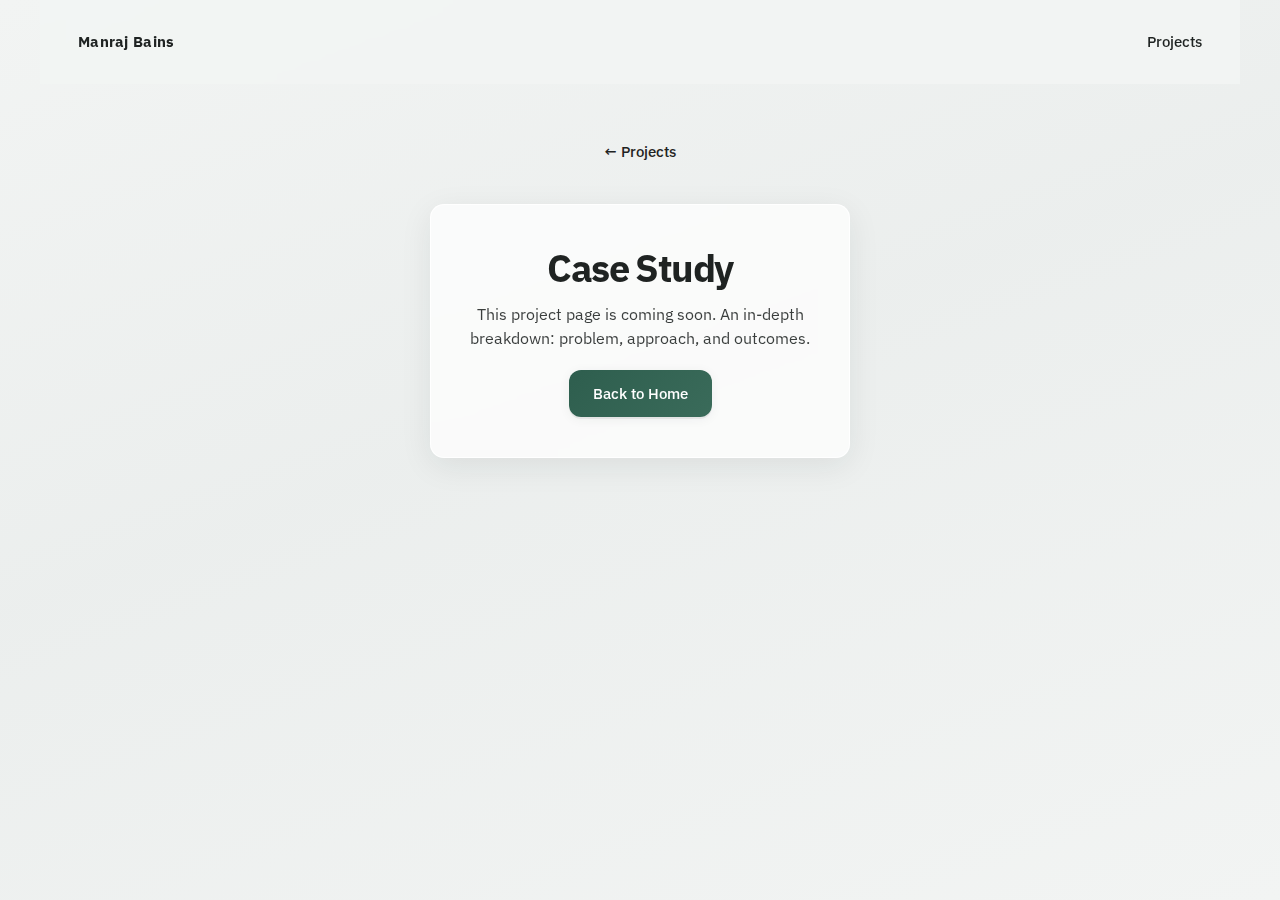
<file: projects/case-study/index.html>
<!DOCTYPE html>
<html lang="en">
<head>
  <meta charset="UTF-8" />
  <title>Case Study — Manraj Bains</title>
  <meta name="viewport" content="width=device-width, initial-scale=1.0" />

  <link rel="preconnect" href="https://fonts.googleapis.com">
  <link rel="preconnect" href="https://fonts.gstatic.com" crossorigin>
  <link href="https://fonts.googleapis.com/css2?family=IBM+Plex+Sans:ital,wght@0,400;0,500;0,700;1,400&display=swap" rel="stylesheet">

  <link rel="stylesheet" href="../../css/styles.css" />
</head>

<body>
  <nav class="site-nav" aria-label="Main navigation">
    <a href="/" class="logo-link">Manraj Bains</a>
    <a href="/projects/">Projects</a>
  </nav>

  <main class="container placeholder-page">
    <a href="/projects/" class="back-link" aria-label="Back to projects">← Projects</a>
    <div class="card">
      <h1>Case Study</h1>
      <p>This project page is coming soon. An in-depth breakdown: problem, approach, and outcomes.</p>
      <a href="/" class="btn btn-primary">Back to Home</a>
    </div>
  </main>
</body>
</html>
</file>
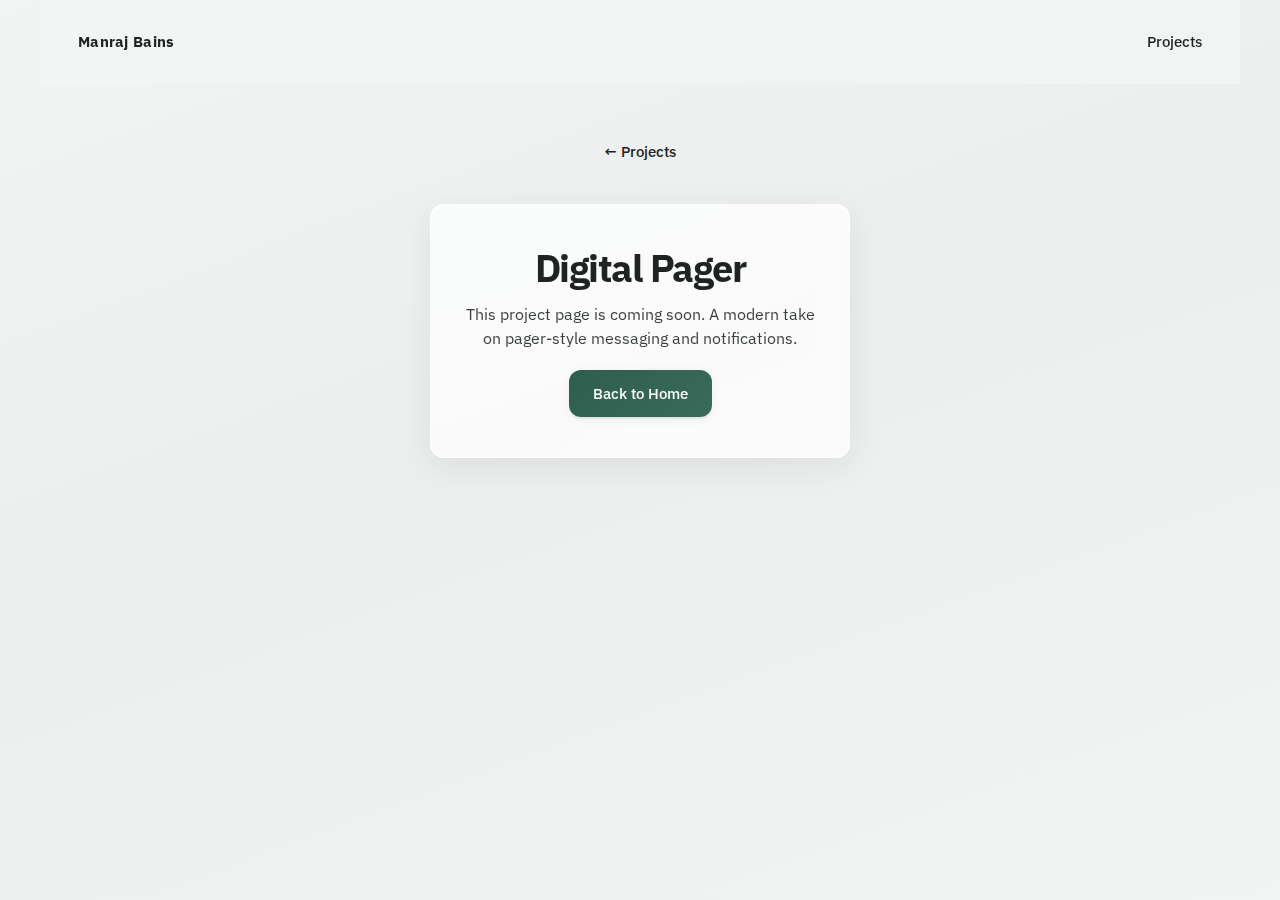
<file: projects/digital-pager/index.html>
<!DOCTYPE html>
<html lang="en">
<head>
  <meta charset="UTF-8" />
  <title>Digital Pager — Manraj Bains</title>
  <meta name="viewport" content="width=device-width, initial-scale=1.0" />

  <link rel="preconnect" href="https://fonts.googleapis.com">
  <link rel="preconnect" href="https://fonts.gstatic.com" crossorigin>
  <link href="https://fonts.googleapis.com/css2?family=IBM+Plex+Sans:ital,wght@0,400;0,500;0,700;1,400&display=swap" rel="stylesheet">

  <link rel="stylesheet" href="../../css/styles.css" />
</head>

<body>
  <nav class="site-nav" aria-label="Main navigation">
    <a href="/" class="logo-link">Manraj Bains</a>
    <a href="/projects/">Projects</a>
  </nav>

  <main class="container placeholder-page">
    <a href="/projects/" class="back-link" aria-label="Back to projects">← Projects</a>
    <div class="card">
      <h1>Digital Pager</h1>
      <p>This project page is coming soon. A modern take on pager-style messaging and notifications.</p>
      <a href="/" class="btn btn-primary">Back to Home</a>
    </div>
  </main>
</body>
</html>
</file>
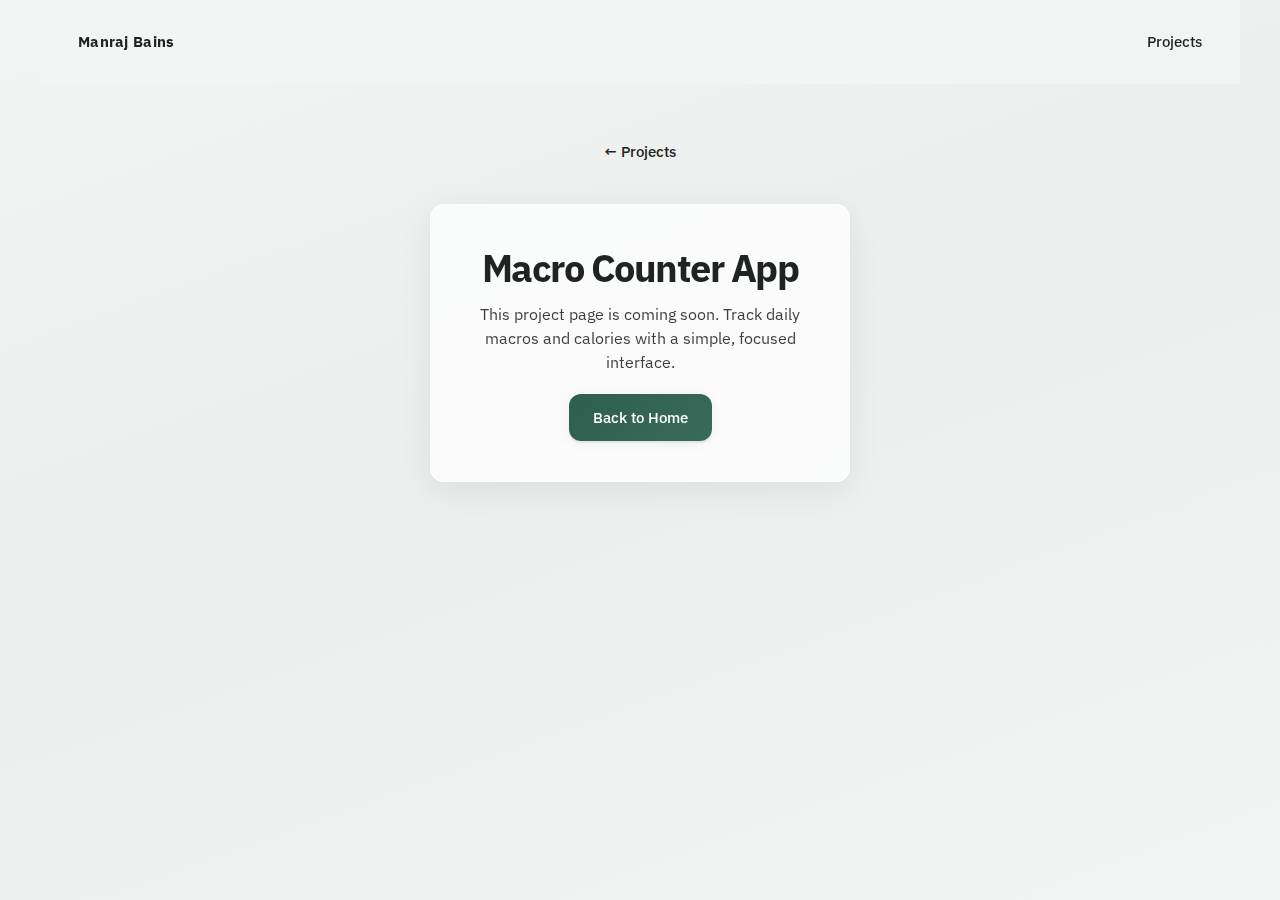
<file: projects/macro-counter/index.html>
<!DOCTYPE html>
<html lang="en">
<head>
  <meta charset="UTF-8" />
  <title>Macro Counter App — Manraj Bains</title>
  <meta name="viewport" content="width=device-width, initial-scale=1.0" />

  <link rel="preconnect" href="https://fonts.googleapis.com">
  <link rel="preconnect" href="https://fonts.gstatic.com" crossorigin>
  <link href="https://fonts.googleapis.com/css2?family=IBM+Plex+Sans:ital,wght@0,400;0,500;0,700;1,400&display=swap" rel="stylesheet">

  <link rel="stylesheet" href="../../css/styles.css" />
</head>

<body>
  <nav class="site-nav" aria-label="Main navigation">
    <a href="/" class="logo-link">Manraj Bains</a>
    <a href="/projects/">Projects</a>
  </nav>

  <main class="container placeholder-page">
    <a href="/projects/" class="back-link" aria-label="Back to projects">← Projects</a>
    <div class="card">
      <h1>Macro Counter App</h1>
      <p>This project page is coming soon. Track daily macros and calories with a simple, focused interface.</p>
      <a href="/" class="btn btn-primary">Back to Home</a>
    </div>
  </main>
</body>
</html>
</file>
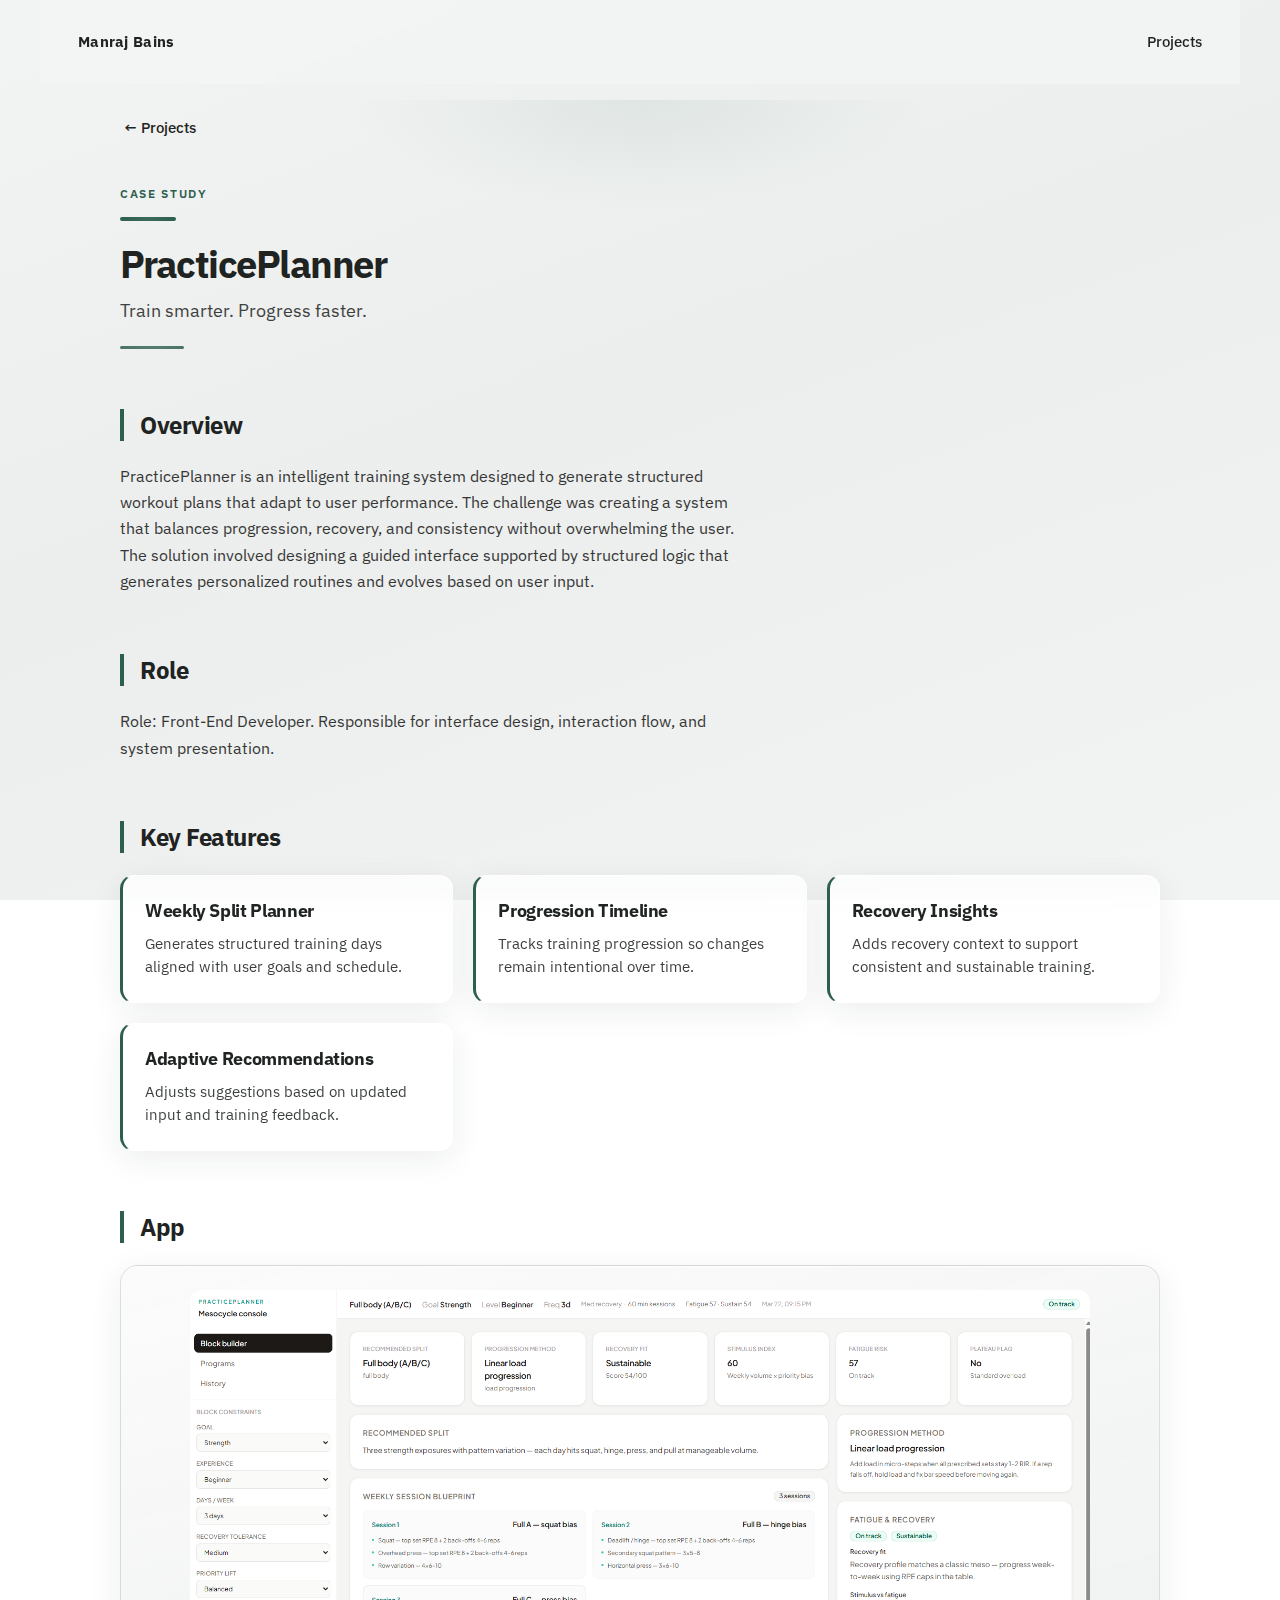
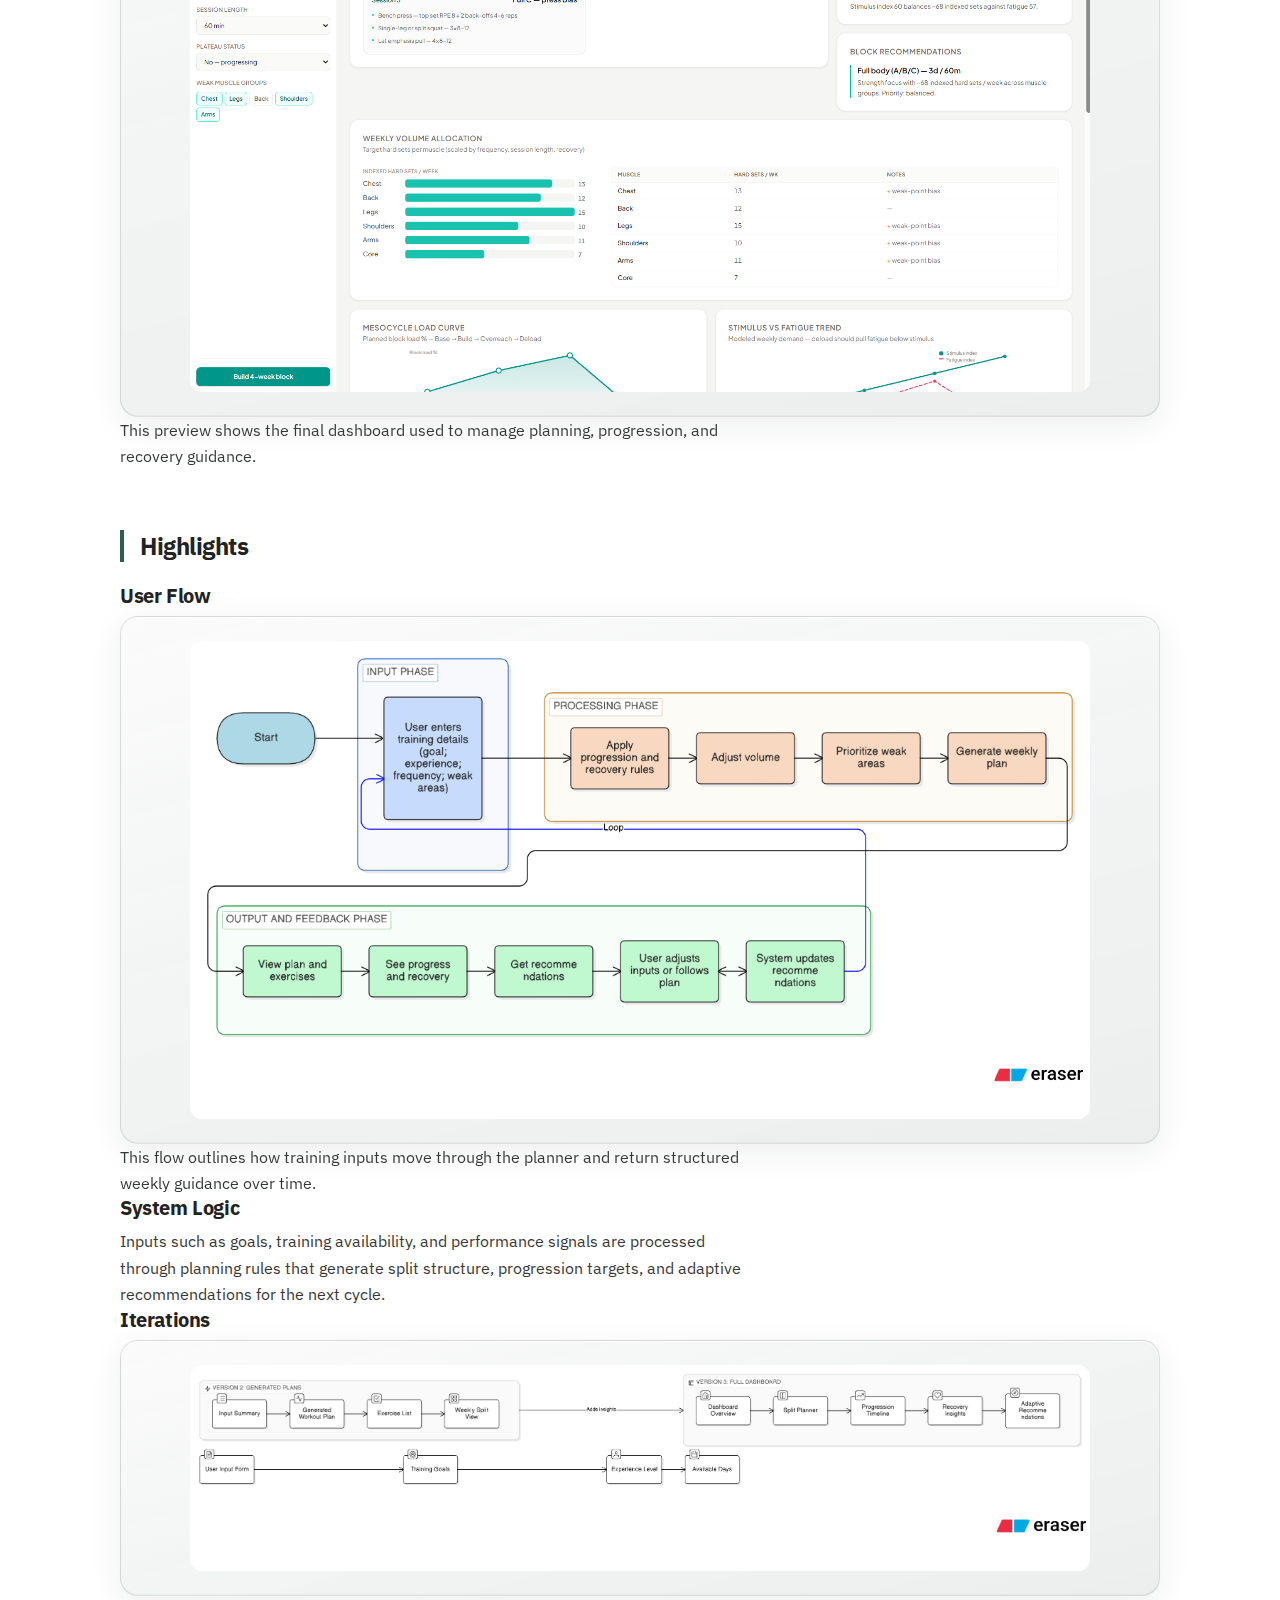
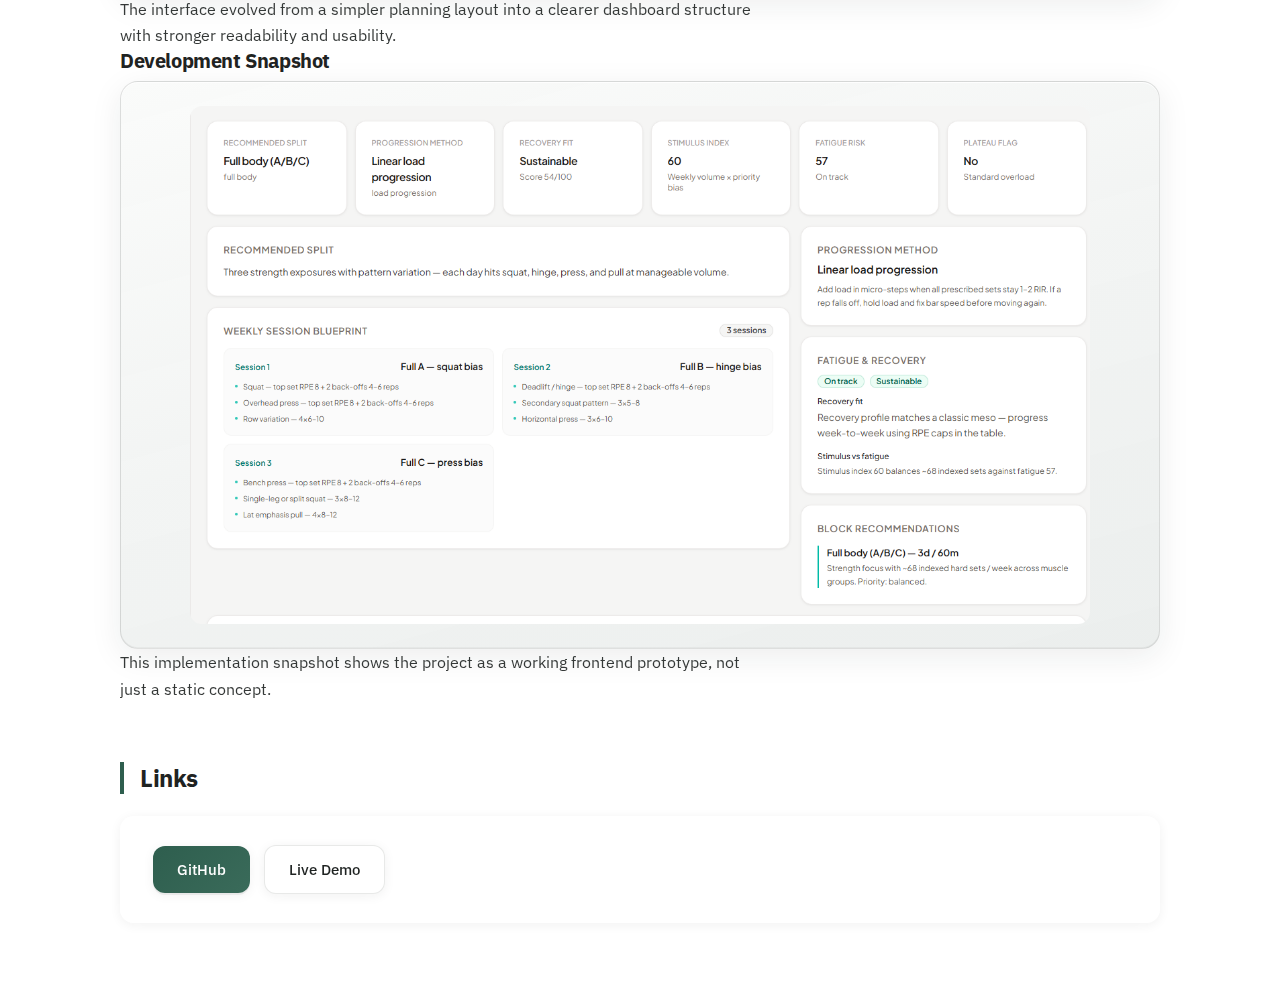
<file: projects/practiceplanner/index.html>
<!DOCTYPE html>
<html lang="en">
<head>
  <meta charset="UTF-8" />
  <title>PracticePlanner — Training Program Builder — Manraj Bains</title>
  <meta name="viewport" content="width=device-width, initial-scale=1.0" />
  <link rel="preconnect" href="https://fonts.googleapis.com">
  <link rel="preconnect" href="https://fonts.gstatic.com" crossorigin>
  <link href="https://fonts.googleapis.com/css2?family=IBM+Plex+Sans:ital,wght@0,400;0,500;0,700;1,400&display=swap" rel="stylesheet">
  <link rel="stylesheet" href="../../css/styles.css" />
</head>
<body>
  <nav class="site-nav" aria-label="Main navigation">
    <a href="/" class="logo-link">Manraj Bains</a>
    <a href="/projects/">Projects</a>
  </nav>
  <main class="container project-page">
    <a href="/projects/" class="back-link" aria-label="Back to projects">← Projects</a>
    <div class="hero-wrapper">
      <header class="hero">
        <span class="hero-eyebrow">Case Study</span>
        <div class="hero-accent" aria-hidden="true"></div>
        <h1>PracticePlanner</h1>
        <p class="tagline">Train smarter. Progress faster.</p>
      </header>
    </div>
    <section class="section" aria-labelledby="overview-heading">
      <h2 id="overview-heading" class="section-title">Overview</h2>
      <p class="rationale">PracticePlanner is an intelligent training system designed to generate structured workout plans that adapt to user performance. The challenge was creating a system that balances progression, recovery, and consistency without overwhelming the user. The solution involved designing a guided interface supported by structured logic that generates personalized routines and evolves based on user input.</p>
    </section>
    <section class="section" aria-labelledby="role-heading">
      <h2 id="role-heading" class="section-title">Role</h2>
      <p class="rationale">Role: Front-End Developer. Responsible for interface design, interaction flow, and system presentation.</p>
    </section>
    <section class="section" aria-labelledby="features-heading">
      <h2 id="features-heading" class="section-title">Key Features</h2>
      <ul class="features-grid">
        <li><article class="card feature-card"><h3>Weekly Split Planner</h3><p>Generates structured training days aligned with user goals and schedule.</p></article></li>
        <li><article class="card feature-card"><h3>Progression Timeline</h3><p>Tracks training progression so changes remain intentional over time.</p></article></li>
        <li><article class="card feature-card"><h3>Recovery Insights</h3><p>Adds recovery context to support consistent and sustainable training.</p></article></li>
        <li><article class="card feature-card"><h3>Adaptive Recommendations</h3><p>Adjusts suggestions based on updated input and training feedback.</p></article></li>
      </ul>
    </section>
    <section class="section" aria-labelledby="app-heading">
      <h2 id="app-heading" class="section-title">App</h2>
      <div class="preview-block case-study-image-wrap">
        <img class="case-study-image" src="/projects/practiceplanner/preview.jpg" alt="PracticePlanner final app preview" />
      </div>
      <p class="rationale">This preview shows the final dashboard used to manage planning, progression, and recovery guidance.</p>
    </section>
    <section class="section" aria-labelledby="highlights-heading">
      <h2 id="highlights-heading" class="section-title">Highlights</h2>
      <h3>User Flow</h3>
      <div class="preview-block case-study-image-wrap">
        <img class="case-study-image" src="/projects/practiceplanner/userflow.png" alt="PracticePlanner user flow diagram" />
      </div>
      <p class="rationale">This flow outlines how training inputs move through the planner and return structured weekly guidance over time.</p>
      <h3>System Logic</h3>
      <p class="rationale">Inputs such as goals, training availability, and performance signals are processed through planning rules that generate split structure, progression targets, and adaptive recommendations for the next cycle.</p>
      <h3>Iterations</h3>
      <div class="preview-block case-study-image-wrap">
        <img class="case-study-image" src="/projects/practiceplanner/iterations.png" alt="PracticePlanner design iterations" />
      </div>
      <p class="rationale">The interface evolved from a simpler planning layout into a clearer dashboard structure with stronger readability and usability.</p>
      <h3>Development Snapshot</h3>
      <div class="preview-block case-study-image-wrap">
        <img class="case-study-image" src="/projects/practiceplanner/snippet.jpg" alt="PracticePlanner code snippet" />
      </div>
      <p class="rationale">This implementation snapshot shows the project as a working frontend prototype, not just a static concept.</p>
    </section>
    <section class="section" aria-labelledby="links-heading">
      <h2 id="links-heading" class="section-title">Links</h2>
      <div class="links-card">
        <div class="links-row">
          <a href="https://github.com/Manraj-Bains/practicePlanner.git" class="btn btn-primary" target="_blank" rel="noopener noreferrer">GitHub</a>
          <a href="https://practice-planner-one.vercel.app/" class="btn btn-secondary" target="_blank" rel="noopener noreferrer">Live Demo</a>
        </div>
      </div>
    </section>
  </main>
</body>
</html>
</file>
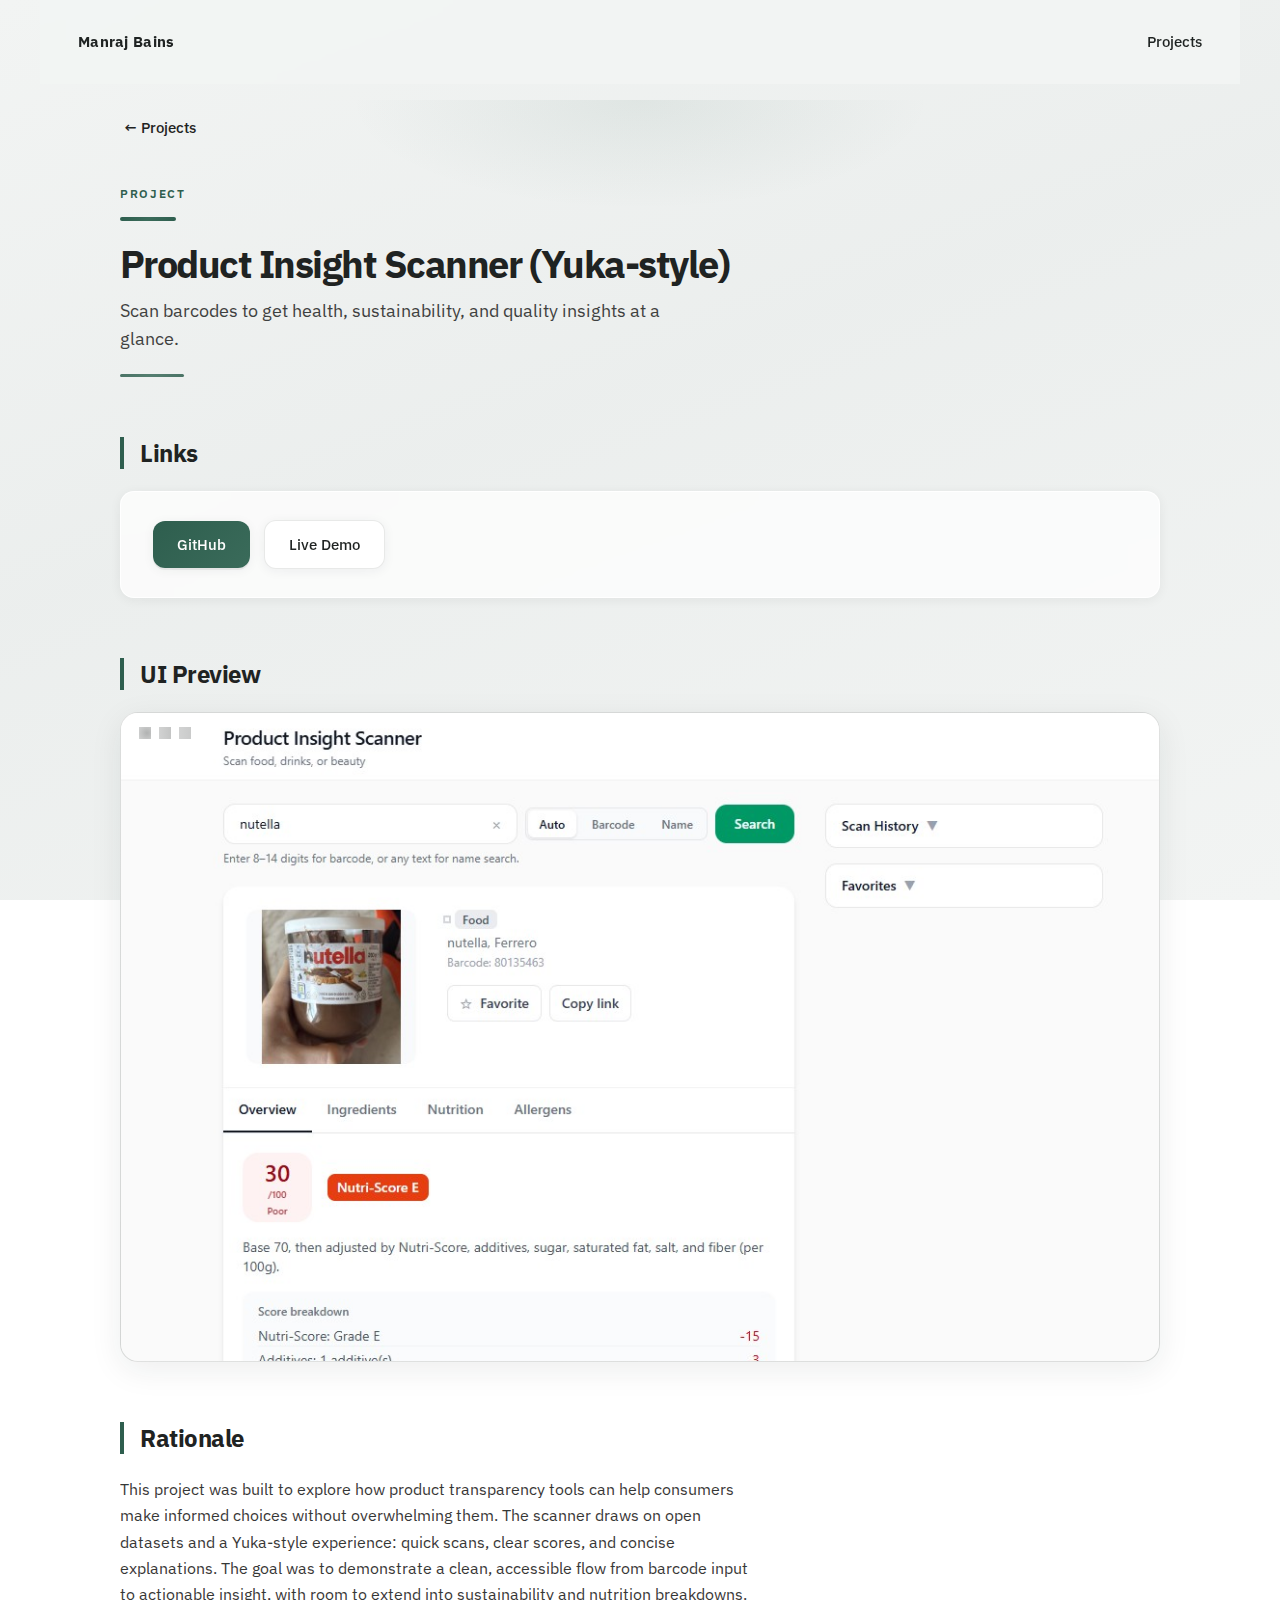
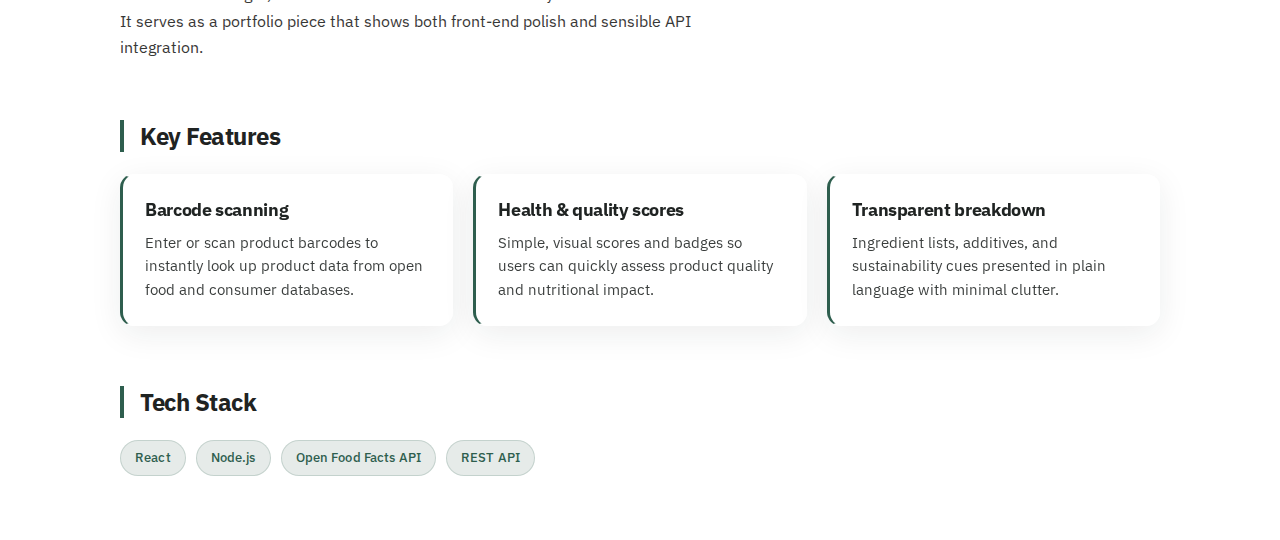
<file: projects/product-insight-scanner/index.html>
<!DOCTYPE html>
<html lang="en">
<head>
  <meta charset="UTF-8" />
  <title>Product Insight Scanner — Manraj Bains</title>
  <meta name="viewport" content="width=device-width, initial-scale=1.0" />

  <link rel="preconnect" href="https://fonts.googleapis.com">
  <link rel="preconnect" href="https://fonts.gstatic.com" crossorigin>
  <link href="https://fonts.googleapis.com/css2?family=IBM+Plex+Sans:ital,wght@0,400;0,500;0,700;1,400&display=swap" rel="stylesheet">

  <link rel="stylesheet" href="../../css/styles.css" />
</head>

<body>
  <nav class="site-nav" aria-label="Main navigation">
    <a href="/" class="logo-link">Manraj Bains</a>
    <a href="/projects/">Projects</a>
  </nav>

  <main class="container project-page">
    <a href="/projects/" class="back-link" aria-label="Back to projects">← Projects</a>

    <div class="hero-wrapper">
      <header class="hero">
        <span class="hero-eyebrow">Project</span>
        <div class="hero-accent" aria-hidden="true"></div>
        <h1>Product Insight Scanner (Yuka-style)</h1>
        <p class="tagline">Scan barcodes to get health, sustainability, and quality insights at a glance.</p>
      </header>
    </div>

    <section class="section" aria-labelledby="links-heading">
      <h2 id="links-heading" class="section-title">Links</h2>
      <div class="links-card">
        <div class="links-row">
          <a href="https://github.com/Manraj-Bains/product-insight-scanner.git" class="btn btn-primary" target="_blank" rel="noopener noreferrer">GitHub</a>
          <a href="https://product-insight-scanner-qz1wkz1zh-manraj-bains-projects.vercel.app/" class="btn btn-secondary" target="_blank" rel="noopener noreferrer">Live Demo</a>
        </div>
      </div>
    </section>

    <section class="section" aria-labelledby="preview-heading">
      <h2 id="preview-heading" class="section-title">UI Preview</h2>
      <div class="preview-block">
        <img src="preview.jpg" alt="Product Insight Scanner app interface" />
      </div>
    </section>

    <section class="section" aria-labelledby="rationale-heading">
      <h2 id="rationale-heading" class="section-title">Rationale</h2>
      <p class="rationale">
        This project was built to explore how product transparency tools can help consumers make informed choices without overwhelming them. The scanner draws on open datasets and a Yuka-style experience: quick scans, clear scores, and concise explanations. The goal was to demonstrate a clean, accessible flow from barcode input to actionable insight, with room to extend into sustainability and nutrition breakdowns. It serves as a portfolio piece that shows both front-end polish and sensible API integration.
      </p>
    </section>

    <section class="section" aria-labelledby="features-heading">
      <h2 id="features-heading" class="section-title">Key Features</h2>
      <ul class="features-grid">
        <li>
          <article class="card feature-card">
            <h3>Barcode scanning</h3>
            <p>Enter or scan product barcodes to instantly look up product data from open food and consumer databases.</p>
          </article>
        </li>
        <li>
          <article class="card feature-card">
            <h3>Health & quality scores</h3>
            <p>Simple, visual scores and badges so users can quickly assess product quality and nutritional impact.</p>
          </article>
        </li>
        <li>
          <article class="card feature-card">
            <h3>Transparent breakdown</h3>
            <p>Ingredient lists, additives, and sustainability cues presented in plain language with minimal clutter.</p>
          </article>
        </li>
      </ul>
    </section>

    <section class="section" aria-labelledby="tech-heading">
      <h2 id="tech-heading" class="section-title">Tech Stack</h2>
      <ul class="chip-list">
        <li><span class="chip">React</span></li>
        <li><span class="chip">Node.js</span></li>
        <li><span class="chip">Open Food Facts API</span></li>
        <li><span class="chip">REST API</span></li>
      </ul>
    </section>
  </main>
</body>
</html>
</file>
<file: css/styles.css>
/* Premium portfolio design system – branding & layout */
:root {
  --primary: #2E5E4E;
  --primary-dark: #264a3e;
  --primary-light: rgba(46, 94, 78, 0.12);
  --primary-gradient: linear-gradient(135deg, #2E5E4E 0%, #3a6b5a 50%, #2E5E4E 100%);
  --dark: #1F2322;
  --background: #F2F4F3;
  --white: #ffffff;
  --glass-bg: rgba(255, 255, 255, 0.72);
  --glass-border: rgba(255, 255, 255, 0.9);
  --shadow-sm: 0 2px 12px rgba(31, 35, 34, 0.06);
  --shadow: 0 8px 32px rgba(31, 35, 34, 0.08);
  --shadow-lg: 0 20px 48px rgba(31, 35, 34, 0.12);
  --shadow-hover: 0 16px 40px rgba(31, 35, 34, 0.14);
  --radius: 14px;
  --radius-sm: 12px;
  --radius-lg: 18px;
  --border: rgba(31, 35, 34, 0.1);
  --transition: 0.25s cubic-bezier(0.4, 0, 0.2, 1);
  --transition-fast: 0.18s ease;
  /* Layout rhythm */
  --section-gap: 60px;
  --card-gap: 24px;
  --card-padding: 26px;
}

* {
  box-sizing: border-box;
}

html {
  scroll-behavior: smooth;
}

@media (prefers-reduced-motion: reduce) {
  *, *::before, *::after {
    animation-duration: 0.01ms !important;
    animation-iteration-count: 1 !important;
    transition-duration: 0.01ms !important;
  }
}

body {
  margin: 0;
  font-family: "IBM Plex Sans", system-ui, -apple-system, Segoe UI, Roboto, Arial, sans-serif;
  background: var(--background);
  color: var(--dark);
  line-height: 1.55;
  -webkit-font-smoothing: antialiased;
  -moz-osx-font-smoothing: grayscale;
  background: linear-gradient(160deg, #F2F4F3 0%, rgba(235, 238, 237, 0.98) 45%, #F2F4F3 100%);
  background-attachment: fixed;
}

/* Layout – intentional max-width and rhythm */
.container {
  max-width: 1040px;
  margin: 0 auto;
  padding: 0 24px;
}

.container--narrow {
  max-width: 960px;
}

/* Nav – premium hover, focus, sticky with blur */
.site-nav {
  padding: 20px 24px;
  display: flex;
  align-items: center;
  justify-content: space-between;
  max-width: 1200px;
  margin: 0 auto;
  position: sticky;
  top: 0;
  z-index: 100;
  background: rgba(242, 244, 243, 0.85);
  backdrop-filter: blur(10px);
  -webkit-backdrop-filter: blur(10px);
  border-bottom: 1px solid transparent;
  transition: background var(--transition-fast), border-color var(--transition-fast);
}

.site-nav a {
  color: var(--dark);
  text-decoration: none;
  font-weight: 500;
  font-size: 15px;
  padding: 10px 14px;
  border-radius: var(--radius-sm);
  transition: color var(--transition-fast), background var(--transition-fast), transform var(--transition-fast), box-shadow var(--transition-fast);
  position: relative;
}

.site-nav a::after {
  content: "";
  position: absolute;
  left: 14px;
  right: 14px;
  bottom: 8px;
  height: 1px;
  background: var(--primary);
  transform: scaleX(0);
  transition: transform var(--transition-fast);
  border-radius: 1px;
}

.site-nav a:hover {
  background: rgba(46, 94, 78, 0.08);
  color: var(--primary);
  transform: translateY(-1px);
}

.site-nav a:hover::after {
  transform: scaleX(1);
}

.site-nav a:focus-visible {
  outline: 2px solid var(--primary);
  outline-offset: 2px;
}

.site-nav a:focus-visible::after {
  transform: scaleX(0);
}

.site-nav .logo-link {
  font-weight: 700;
  letter-spacing: 0.02em;
}

/* Buttons – gradient primary, micro-animations, disabled */
.btn {
  display: inline-flex;
  align-items: center;
  justify-content: center;
  padding: 12px 24px;
  font-family: inherit;
  font-size: 15px;
  font-weight: 500;
  border-radius: var(--radius-sm);
  border: none;
  cursor: pointer;
  text-decoration: none;
  transition: transform var(--transition-fast), box-shadow var(--transition), opacity var(--transition-fast);
}

.btn:focus-visible {
  outline: 2px solid var(--primary);
  outline-offset: 3px;
  box-shadow: 0 0 0 1px var(--white);
}

.btn-primary {
  background: var(--primary-gradient);
  background-size: 200% 200%;
  color: var(--white);
  box-shadow: var(--shadow-sm), 0 2px 0 rgba(0, 0, 0, 0.06);
}

.btn-primary:hover {
  box-shadow: var(--shadow), 0 4px 0 rgba(0, 0, 0, 0.06);
  transform: translateY(-2px);
}

.btn-primary:active {
  transform: translateY(0);
  box-shadow: var(--shadow-sm), 0 1px 0 rgba(0, 0, 0, 0.08);
}

.btn-secondary {
  background: var(--white);
  color: var(--dark);
  border: 1px solid var(--border);
  box-shadow: var(--shadow-sm);
}

.btn-secondary:hover {
  background: var(--background);
  border-color: rgba(31, 35, 34, 0.18);
  box-shadow: var(--shadow);
  transform: translateY(-1px);
}

.btn-secondary:active {
  transform: translateY(0);
}

.btn:disabled,
.btn-disabled {
  opacity: 0.5;
  cursor: not-allowed;
  pointer-events: none;
  filter: grayscale(0.2);
  box-shadow: none;
  transform: none;
}

.btn-disabled:hover,
.btn:disabled:hover {
  transform: none;
  box-shadow: none;
}

/* Cards – glass surface, hover lift, accent border */
.card {
  background: var(--glass-bg);
  backdrop-filter: blur(12px);
  -webkit-backdrop-filter: blur(12px);
  border: 1px solid var(--glass-border);
  border-radius: var(--radius);
  padding: var(--card-padding);
  box-shadow: var(--shadow);
  transition: transform var(--transition), box-shadow var(--transition), border-color var(--transition);
}

.card:hover {
  box-shadow: var(--shadow-hover);
  transform: translateY(-4px);
  border-color: rgba(46, 94, 78, 0.2);
}

/* Chips – interactive, polished */
.chip {
  display: inline-block;
  padding: 7px 14px;
  font-size: 13px;
  font-weight: 500;
  letter-spacing: 0.01em;
  border-radius: 999px;
  background: var(--primary-light);
  color: var(--primary);
  border: 1px solid rgba(46, 94, 78, 0.18);
  transition: background var(--transition-fast), transform var(--transition-fast), border-color var(--transition-fast);
}

.chip:hover {
  background: rgba(46, 94, 78, 0.18);
  border-color: rgba(46, 94, 78, 0.3);
  transform: translateY(-1px);
}

.chip-list {
  display: flex;
  flex-wrap: wrap;
  gap: 10px;
  align-items: center;
  list-style: none;
  margin: 0;
  padding: 0;
}

.chip:focus-visible {
  outline: 2px solid var(--primary);
  outline-offset: 2px;
}

/* Typography hierarchy */
h1, h2, h3 {
  margin: 0 0 0.4em;
  font-weight: 700;
  letter-spacing: -0.03em;
  line-height: 1.2;
}

h1 { font-size: clamp(28px, 4.2vw, 38px); letter-spacing: -0.04em; }
h2 { font-size: clamp(22px, 3vw, 28px); letter-spacing: -0.03em; }
h3 { font-size: clamp(18px, 2vw, 20px); letter-spacing: -0.02em; }

/* Section spacing – consistent vertical rhythm */
.section {
  margin-bottom: var(--section-gap);
}

.section:last-child {
  margin-bottom: 0;
}

/* Section header pattern – left accent bar */
.section-title {
  margin-bottom: 22px;
  font-size: clamp(20px, 2.5vw, 24px);
  letter-spacing: -0.02em;
  line-height: 32px;
  color: var(--dark);
  padding-left: 16px;
  border-left: 4px solid var(--primary);
}

.section-divider {
  height: 1px;
  background: linear-gradient(90deg, transparent 0%, var(--border) 8%, var(--border) 92%, transparent 100%);
  margin: 0 0 28px 0;
  border: none;
}

/* Placeholder / UI preview – mockup frame with window dots */
.preview-block {
  background: linear-gradient(165deg, rgba(250,251,250,0.98) 0%, rgba(242,244,243,0.96) 50%, rgba(235,238,237,0.98) 100%);
  backdrop-filter: blur(8px);
  -webkit-backdrop-filter: blur(8px);
  border: 1px solid rgba(31, 35, 34, 0.12);
  box-shadow: var(--shadow), inset 0 1px 0 rgba(255,255,255,0.9), inset 0 -1px 0 rgba(31,35,34,0.04);
  border-radius: var(--radius-lg);
  aspect-ratio: 16 / 10;
  display: flex;
  align-items: center;
  justify-content: center;
  color: rgba(31, 35, 34, 0.45);
  font-size: 15px;
  font-weight: 500;
  letter-spacing: 0.02em;
  position: relative;
  overflow: hidden;
}

.preview-block::before {
  content: "";
  position: absolute;
  top: 0;
  left: 0;
  right: 0;
  height: 44px;
  background: linear-gradient(180deg, rgba(31,35,34,0.035) 0%, transparent 100%);
  border-radius: var(--radius-lg) var(--radius-lg) 0 0;
  border-bottom: 1px solid rgba(31,35,34,0.06);
}

/* Window dots (macOS-style) */
.preview-block::after {
  content: "";
  position: absolute;
  top: 14px;
  left: 18px;
  width: 56px;
  height: 12px;
  background:
    radial-gradient(circle at 8px 6px, rgba(31,35,34,0.35), rgba(31,35,34,0.2)),
    radial-gradient(circle at 28px 6px, rgba(31,35,34,0.35), rgba(31,35,34,0.2)),
    radial-gradient(circle at 48px 6px, rgba(31,35,34,0.35), rgba(31,35,34,0.2));
  background-size: 12px 12px, 12px 12px, 12px 12px;
  background-repeat: no-repeat;
  background-position: 0 0, 20px 0, 40px 0;
  z-index: 1;
}

.preview-block img {
  width: 100%;
  height: 100%;
  object-fit: cover;
  object-position: top center;
  display: block;
  position: absolute;
  inset: 0;
}

/* PracticePlanner case-study diagrams: responsive without cropping */
.preview-block.case-study-image-wrap {
  aspect-ratio: auto !important;
  overflow: visible !important;
}

.preview-block.case-study-image-wrap::before,
.preview-block.case-study-image-wrap::after {
  display: none;
}

.preview-block.case-study-image-wrap img.case-study-image {
  position: relative !important;
  inset: auto !important;
  width: 100% !important;
  max-width: 900px !important;
  height: auto !important;
  object-fit: contain !important;
  transform: none !important;
  margin: 1.5rem auto !important;
  display: block !important;
  border-radius: 12px;
}

/* Project page hero – eyebrow + accent + backdrop */
.hero-wrapper {
  position: relative;
  margin-bottom: var(--section-gap);
}

.hero-wrapper::before {
  content: "";
  position: absolute;
  top: -80px;
  left: 50%;
  transform: translateX(-50%);
  width:  min(120%, 640px);
  height: 280px;
  background: radial-gradient(ellipse 70% 60% at 50% 0%, rgba(46, 94, 78, 0.08) 0%, transparent 65%);
  pointer-events: none;
  z-index: 0;
}

.hero {
  position: relative;
  z-index: 1;
}

.hero-eyebrow {
  display: inline-block;
  font-size: 12px;
  font-weight: 600;
  letter-spacing: 0.14em;
  text-transform: uppercase;
  color: var(--primary);
  margin-bottom: 14px;
  line-height: 18px;
}

.hero-accent {
  width: 56px;
  height: 4px;
  border-radius: 2px;
  background: var(--primary-gradient);
  margin-bottom: 22px;
}

.hero h1 {
  line-height: 42px;
  margin-bottom: 14px;
}

.hero .tagline {
  position: relative;
  line-height: 28px;
  padding-bottom: 24px;
}

.hero .tagline::after {
  content: "";
  position: absolute;
  bottom: 0;
  left: 0;
  width: 64px;
  height: 3px;
  border-radius: 2px;
  background: var(--primary-gradient);
}

/* Feature cards – more distinct */
.feature-card {
  border-left: 3px solid var(--primary);
  padding: 24px 24px 24px 22px;
}

.feature-card h3 { margin-bottom: 10px; font-size: 18px; }
.feature-card p { margin: 0; font-size: 15px; opacity: 0.88; line-height: 1.55; }

.feature-card:hover {
  border-left-color: var(--primary-dark);
}

/* Links section – visual grouping */
.links-card {
  background: var(--glass-bg);
  backdrop-filter: blur(12px);
  -webkit-backdrop-filter: blur(12px);
  border: 1px solid var(--glass-border);
  border-radius: var(--radius);
  padding: 28px 32px;
  box-shadow: var(--shadow-sm);
  margin-top: 4px;
}

/* Back link */
.back-link {
  display: inline-flex;
  align-items: center;
  gap: 6px;
  margin-bottom: 32px;
  font-size: 15px;
  font-weight: 500;
  color: var(--dark);
  text-decoration: none;
  border-radius: var(--radius-sm);
  padding: 8px 4px;
  transition: color var(--transition-fast), transform var(--transition-fast);
}

.back-link:hover {
  color: var(--primary);
  transform: translateX(-2px);
}

.back-link:focus-visible {
  outline: 2px solid var(--primary);
  outline-offset: 2px;
}

/* Home card – glass and premium */
.home-card {
  background: var(--glass-bg);
  backdrop-filter: blur(14px);
  -webkit-backdrop-filter: blur(14px);
  border: 1px solid var(--glass-border);
  border-radius: var(--radius-lg);
  box-shadow: var(--shadow-lg);
  transition: transform var(--transition), box-shadow var(--transition);
}

.home-card:hover {
  box-shadow: var(--shadow-hover);
  transform: translateY(-2px);
}

.logo {
  width: 96px;
  height: 96px;
  border-radius: 999px;
  background: var(--primary-gradient);
  color: var(--white);
  display: grid;
  place-items: center;
  font-weight: 700;
  font-size: 34px;
  letter-spacing: 0.02em;
  box-shadow: var(--shadow);
}

/* Responsive – stack, wrap, scale */
@media (max-width: 640px) {
  .container { padding: 0 16px; }
  .site-nav { padding: 16px; }
  .card { padding: 20px; }
  .links-card { padding: 22px 20px; }
  .section-title { padding-left: 12px; font-size: 20px; line-height: 28px; }
  .hero h1 { font-size: 26px; line-height: 34px; }
  .hero .tagline { font-size: 16px; line-height: 26px; max-width: 100%; }
  .preview-block { aspect-ratio: 16 / 11; min-height: 200px; }
  .preview-block::after { top: 12px; left: 14px; transform: scale(0.9); }
  .links-row { flex-direction: column; align-items: stretch; }
  .links-row .btn { width: 100%; justify-content: center; }
}

@media (max-width: 480px) {
  .projects-grid { grid-template-columns: 1fr; gap: var(--card-gap); }
  .project-card .btn { width: 100%; justify-content: center; }
}

/* ========== PROJECTS LIST PAGE ========== */
.projects-page {
  padding: 32px 0 64px;
}
.projects-intro {
  margin-bottom: 40px;
  max-width: 720px;
}
.projects-intro p {
  margin: 0;
  font-size: 17px;
  color: var(--dark);
  opacity: 0.85;
}
.projects-grid {
  display: grid;
  grid-template-columns: repeat(auto-fill, minmax(300px, 1fr));
  gap: var(--card-gap);
  list-style: none;
  margin: 0;
  padding: 0;
  align-items: stretch;
}
.projects-grid > li {
  display: flex;
  min-width: 0;
}
.project-card {
  display: flex;
  flex-direction: column;
  flex: 1;
  width: 100%;
  min-height: 0;
}
.project-card .card {
  flex: 1;
  display: flex;
  flex-direction: column;
  min-height: 0;
  width: 100%;
}
.project-card .card > .landing-project-thumb {
  flex-shrink: 0;
}
.project-card h2 {
  margin-bottom: 8px;
  font-size: 20px;
}
.project-card .description {
  flex: 1;
  margin: 0 0 16px;
  font-size: 15px;
  opacity: 0.85;
  line-height: 1.5;
}
.project-card .chips {
  margin-bottom: 12px;
}
.project-card .btn {
  align-self: flex-start;
  margin-top: auto;
}

/* ========== PLACEHOLDER PROJECT PAGE (coming soon) ========== */
.placeholder-page {
  padding: 48px 0 64px;
  text-align: center;
}
.placeholder-page .card {
  max-width: 420px;
  margin: 0 auto;
  padding: 40px 32px;
}
.placeholder-page h1 {
  margin-bottom: 12px;
}
.placeholder-page p {
  margin: 0;
  opacity: 0.88;
  line-height: 1.5;
}
.placeholder-page .btn {
  margin-top: 20px;
}

/* ========== PROJECT DETAIL PAGE (e.g. product-insight-scanner) ========== */
.project-page {
  padding: 24px 0 64px;
}
.project-page .hero h1 {
  margin-bottom: 12px;
}
.project-page .hero .tagline {
  font-size: 18px;
  opacity: 0.85;
  margin: 0;
  max-width: 560px;
}
.project-page .rationale {
  max-width: 640px;
  font-size: 16px;
  line-height: 1.65;
  margin: 0;
  opacity: 0.9;
}
.features-grid {
  display: grid;
  grid-template-columns: repeat(auto-fill, minmax(260px, 1fr));
  gap: 20px;
  list-style: none;
  margin: 0;
  padding: 0;
}
.links-row {
  display: flex;
  flex-wrap: wrap;
  gap: 14px;
  align-items: center;
}

.logic-showcase {
  display: grid;
  grid-template-columns: repeat(2, minmax(0, 1fr));
  gap: 20px;
  align-items: stretch;
}
.logic-copy {
  display: flex;
  flex-direction: column;
  justify-content: center;
}
.logic-copy h3 {
  margin: 0 0 10px;
}
.logic-copy p {
  margin: 0;
  font-size: 15px;
  line-height: 1.6;
  opacity: 0.9;
}
.logic-code-card {
  background: #101716;
  color: #e8eeec;
  border-radius: 14px;
  border: 1px solid rgba(255, 255, 255, 0.1);
  box-shadow: 0 14px 30px rgba(16, 23, 22, 0.28);
  overflow: hidden;
}
.logic-code-bar {
  display: flex;
  gap: 8px;
  align-items: center;
  padding: 12px 14px 10px;
  border-bottom: 1px solid rgba(255, 255, 255, 0.08);
}
.logic-dot {
  width: 10px;
  height: 10px;
  border-radius: 50%;
  display: inline-block;
}
.logic-dot-red { background: #ff5f56; }
.logic-dot-yellow { background: #ffbd2e; }
.logic-dot-green { background: #27c93f; }
.logic-code-card pre {
  margin: 0;
  padding: 18px 18px 20px;
  overflow-x: auto;
}
.logic-code-card code {
  font-family: Consolas, "Courier New", monospace;
  font-size: 14px;
  line-height: 1.65;
  color: inherit;
}
.logic-flow {
  margin: 0;
  padding: 0 18px 16px;
  font-size: 13px;
  letter-spacing: 0.01em;
  color: rgba(232, 238, 236, 0.82);
}

/* ========== LANDING PAGE ========== */
.skip-link {
  position: absolute;
  top: -100px;
  left: 16px;
  padding: 12px 16px;
  background: var(--primary);
  color: var(--white);
  font-weight: 500;
  text-decoration: none;
  border-radius: var(--radius-sm);
  z-index: 1000;
  transition: top var(--transition-fast);
}
.skip-link:focus {
  top: 16px;
  outline: 2px solid var(--dark);
  outline-offset: 2px;
}

.site-nav .nav-links {
  display: flex;
  flex-wrap: wrap;
  align-items: center;
  gap: 4px;
}
.site-nav .nav-toggle {
  display: none;
  flex-direction: column;
  justify-content: center;
  gap: 5px;
  width: 44px;
  height: 44px;
  padding: 0;
  background: transparent;
  border: none;
  border-radius: var(--radius-sm);
  cursor: pointer;
  color: var(--dark);
}
.site-nav .nav-toggle-bar {
  display: block;
  width: 22px;
  height: 2px;
  background: currentColor;
  border-radius: 1px;
  transition: var(--transition-fast);
}

.landing-hero {
  min-height: 100vh;
  display: flex;
  align-items: center;
  justify-content: center;
  padding: 80px 24px 60px;
  text-align: center;
}
.landing-hero-inner {
  max-width: 560px;
}
.landing-hero h1 {
  margin: 0 0 12px;
  font-size: clamp(32px, 5vw, 44px);
  letter-spacing: -0.04em;
  line-height: 1.15;
}
.landing-hero-role {
  margin: 0 0 20px;
  font-size: 18px;
  font-weight: 500;
  color: var(--primary);
  letter-spacing: 0.02em;
}
.landing-hero-tagline {
  margin: 0 0 32px;
  font-size: 17px;
  line-height: 1.6;
  color: var(--dark);
  opacity: 0.9;
}
.landing-hero-ctas {
  display: flex;
  flex-wrap: wrap;
  gap: 14px;
  justify-content: center;
}

.landing-section {
  padding: 64px 0;
}
.landing-section-title {
  margin: 0 0 32px;
  font-size: clamp(24px, 3vw, 30px);
  letter-spacing: -0.03em;
  padding-left: 16px;
  border-left: 4px solid var(--primary);
}
.landing-projects {
  background: rgba(255, 255, 255, 0.4);
}
.landing-projects-more {
  margin: 28px 0 0;
  text-align: center;
}
.landing-projects-more a {
  color: var(--primary);
  font-weight: 500;
  text-decoration: none;
}
.landing-projects-more a:hover {
  text-decoration: underline;
}
.landing-projects-more a:focus-visible {
  outline: 2px solid var(--primary);
  outline-offset: 2px;
}

.landing-project-grid {
  display: grid;
  grid-template-columns: repeat(auto-fill, minmax(280px, 1fr));
  gap: var(--card-gap);
  list-style: none;
  margin: 0;
  padding: 0;
  align-items: stretch;
}
/* Equal-height cards in each row: fill grid cell */
.landing-project-grid > li {
  display: flex;
  min-width: 0;
}
.landing-project-card {
  display: flex;
  flex-direction: column;
  flex: 1;
  width: 100%;
  min-height: 0;
  padding: 0;
  overflow: hidden;
}
.landing-project-card .landing-project-body {
  padding: var(--card-padding);
  display: flex;
  flex-direction: column;
  flex: 1;
  min-height: 0;
}
.landing-project-thumb {
  aspect-ratio: 16 / 10;
  min-height: 140px;
  position: relative;
  overflow: hidden;
  flex-shrink: 0;
}
.landing-project-thumb-link {
  display: block;
  width: 100%;
  height: 100%;
  text-decoration: none;
  color: inherit;
  position: relative;
  overflow: hidden;
}
.landing-project-thumb-link img {
  width: 100%;
  height: 100%;
  object-fit: cover;
  object-position: center center;
  display: block;
  /* Zoom into center so thumbnail looks sharper and less cramped */
  transform: scale(1.4);
}
.landing-project-thumb-placeholder {
  position: absolute;
  inset: 0;
  display: flex;
  align-items: center;
  justify-content: center;
  font-size: 14px;
  font-weight: 500;
  color: rgba(31, 35, 34, 0.5);
  background: linear-gradient(145deg, rgba(46, 94, 78, 0.12) 0%, rgba(31, 35, 34, 0.06) 100%);
}
.landing-project-thumb-link:hover .landing-project-thumb-placeholder { opacity: 0.9; }
.landing-project-title {
  margin: 0 0 8px;
  font-size: 18px;
  line-height: 1.3;
}
.landing-project-desc {
  margin: 0 0 14px;
  font-size: 14px;
  line-height: 1.5;
  opacity: 0.88;
}
.landing-project-body .chip-list {
  margin-bottom: 4px;
}
.landing-project-actions {
  display: flex;
  flex-wrap: wrap;
  gap: 10px;
  margin-top: auto;
  padding-top: 8px;
}
.landing-project-card .btn { flex-shrink: 0; }

.landing-about-text {
  margin: 0 0 28px;
  font-size: 16px;
  line-height: 1.65;
  max-width: 560px;
  opacity: 0.92;
}
.landing-skills {
  display: flex;
  flex-wrap: wrap;
  gap: 24px 32px;
}
.landing-skill-group {
  display: flex;
  flex-direction: column;
  gap: 4px;
}
.landing-skill-label {
  font-size: 12px;
  font-weight: 600;
  letter-spacing: 0.08em;
  text-transform: uppercase;
  color: var(--primary);
}
.landing-skill-items {
  font-size: 14px;
  opacity: 0.9;
}

.landing-footer {
  padding: 40px 0 32px;
  border-top: 1px solid var(--border);
  text-align: center;
  background: rgba(255, 255, 255, 0.5);
}
.landing-footer-links {
  display: flex;
  flex-wrap: wrap;
  justify-content: center;
  gap: 8px 20px;
  margin-bottom: 20px;
}
.landing-footer-links a {
  color: var(--dark);
  text-decoration: none;
  font-weight: 500;
  font-size: 15px;
  padding: 6px 0;
  transition: color var(--transition-fast);
}
.landing-footer-links a:hover {
  color: var(--primary);
}
.landing-footer-links a:focus-visible {
  outline: 2px solid var(--primary);
  outline-offset: 2px;
}
.landing-footer-copy {
  margin: 0;
  font-size: 13px;
  opacity: 0.7;
}

/* Landing: mobile nav */
@media (max-width: 768px) {
  .site-nav .nav-links {
    position: absolute;
    top: 100%;
    left: 0;
    right: 0;
    background: rgba(242, 244, 243, 0.98);
    backdrop-filter: blur(10px);
    padding: 16px;
    flex-direction: column;
    align-items: stretch;
    border-bottom: 1px solid var(--border);
    gap: 0;
    max-height: 0;
    overflow: hidden;
    opacity: 0;
    transition: max-height var(--transition), opacity var(--transition-fast);
  }
  .site-nav .nav-links.is-open {
    max-height: 320px;
    opacity: 1;
  }
  .site-nav .nav-links a {
    display: block;
    padding: 12px 16px;
    border-radius: var(--radius-sm);
  }
  .site-nav .nav-toggle {
    display: flex;
  }
  .landing-hero { padding: 60px 16px 48px; }
  .landing-section { padding: 48px 0; }
  .landing-project-grid { grid-template-columns: 1fr; }
  .landing-skills { flex-direction: column; gap: 20px; }
  .logic-showcase { grid-template-columns: 1fr; }
}

@media (max-width: 640px) {
  .landing-hero-ctas { flex-direction: column; align-items: stretch; }
  .landing-hero-ctas .btn { width: 100%; justify-content: center; }
  .landing-project-actions .btn { flex: 1; min-width: 0; justify-content: center; }
}

/* ========== PRACTICEPLANNER DESIGN CASE STUDY ========== */
.visually-hidden {
  position: absolute;
  width: 1px;
  height: 1px;
  padding: 0;
  margin: -1px;
  overflow: hidden;
  clip: rect(0, 0, 0, 0);
  white-space: nowrap;
  border: 0;
}

.case-study-page {
  padding-bottom: 80px;
}

.case-study-hero {
  margin-bottom: 0;
}

.case-study-hero-top {
  margin-bottom: 28px;
}

.case-study-hero-figure {
  margin: 0 0 28px;
}

.case-study-hero-preview {
  aspect-ratio: 16 / 10;
  max-height: 420px;
}

.case-study-hero-preview img.case-study-image,
.case-study-hero-preview img {
  position: absolute;
  inset: 0;
  width: 100%;
  height: 100%;
  object-fit: cover;
  object-position: top center;
  border-radius: 0;
  margin: 0 !important;
  max-width: none !important;
}

.case-study-meta {
  display: grid;
  grid-template-columns: repeat(2, minmax(0, 1fr));
  gap: 16px 24px;
  padding: 20px 22px;
  background: var(--glass-bg);
  border: 1px solid var(--glass-border);
  border-radius: var(--radius-lg);
  box-shadow: var(--shadow-sm);
  margin-bottom: 24px;
}

.case-study-meta-item {
  display: flex;
  flex-direction: column;
  gap: 4px;
  min-width: 0;
}

.case-study-meta-label {
  font-size: 11px;
  font-weight: 600;
  letter-spacing: 0.12em;
  text-transform: uppercase;
  color: var(--primary);
}

.case-study-meta-value {
  font-size: 15px;
  line-height: 1.45;
  color: var(--dark);
  opacity: 0.92;
}

.case-study-links-wrap {
  margin-bottom: 0;
}

.case-study-links-wrap .section-title {
  display: none;
}

.case-study-divider {
  margin: 48px 0 40px;
}

.case-study-section {
  margin-bottom: var(--section-gap);
}

.case-study-section--emphasis {
  padding: 28px 24px 32px;
  margin-left: -8px;
  margin-right: -8px;
  padding-left: 32px;
  padding-right: 32px;
  background: rgba(255, 255, 255, 0.55);
  border: 1px solid var(--border);
  border-radius: var(--radius-lg);
  box-shadow: var(--shadow-sm);
}

.case-study-section--close {
  padding-bottom: 8px;
}

.case-study-kicker {
  margin: 0 0 8px;
  font-size: 12px;
  font-weight: 600;
  letter-spacing: 0.12em;
  text-transform: uppercase;
  color: var(--primary);
}

.case-study-lead {
  max-width: 720px;
  margin-bottom: 18px;
}

.case-study-prose p {
  max-width: 640px;
  margin: 0 0 14px;
  font-size: 16px;
  line-height: 1.65;
  opacity: 0.92;
}

.case-study-prose p:last-child {
  margin-bottom: 0;
}

.case-study-goals,
.case-study-insights {
  list-style: none;
  margin: 0;
  padding: 0;
  display: grid;
  gap: 14px;
  max-width: 720px;
}

.case-study-goals li,
.case-study-insights li {
  padding: 16px 18px;
  background: rgba(255, 255, 255, 0.65);
  border: 1px solid var(--border);
  border-radius: var(--radius-sm);
  border-left: 3px solid var(--primary);
  font-size: 15px;
  line-height: 1.55;
}

.case-study-split {
  display: grid;
  grid-template-columns: repeat(2, minmax(0, 1fr));
  gap: 20px;
  align-items: start;
}

.case-study-split-card p {
  margin: 0 0 10px;
  font-size: 15px;
  line-height: 1.6;
  opacity: 0.9;
}

.case-study-split-card p:last-child {
  margin-bottom: 0;
}

.case-study-phases {
  list-style: none;
  margin: 0;
  padding: 0;
  display: grid;
  gap: 16px;
  max-width: 720px;
}

.case-study-phases li {
  display: flex;
  gap: 16px;
  align-items: flex-start;
  padding: 16px 18px;
  background: rgba(255, 255, 255, 0.5);
  border-radius: var(--radius-sm);
  border: 1px solid var(--border);
}

.case-study-phase-num {
  flex-shrink: 0;
  font-size: 13px;
  font-weight: 700;
  letter-spacing: 0.06em;
  color: var(--primary);
  min-width: 2rem;
}

.case-study-phase-body {
  font-size: 15px;
  line-height: 1.55;
  opacity: 0.92;
}

.case-study-decisions {
  list-style: none;
  margin: 0;
  padding: 0;
  display: grid;
  grid-template-columns: repeat(auto-fill, minmax(240px, 1fr));
  gap: 18px;
}

.case-study-decisions .feature-card p {
  margin: 0 0 10px;
  font-size: 15px;
  line-height: 1.58;
  opacity: 0.9;
}

.case-study-decisions .feature-card p:last-child {
  margin-bottom: 0;
}

.case-study-h3 {
  margin: 0 0 10px;
  font-size: 17px;
}

.case-study-subtitle {
  margin: 28px 0 12px;
  font-size: clamp(17px, 2vw, 19px);
  font-weight: 700;
  letter-spacing: -0.02em;
  color: var(--dark);
  padding-left: 12px;
  border-left: 3px solid rgba(46, 94, 78, 0.45);
}

.case-study-subtitle:first-of-type {
  margin-top: 8px;
}

.case-study-figure {
  margin: 20px 0 0;
}

.case-study-figure--narrow {
  max-width: 640px;
}

.case-study-caption {
  margin-top: 12px;
  font-size: 14px;
  line-height: 1.5;
  color: var(--dark);
  opacity: 0.75;
  max-width: 720px;
}

.case-study-callouts {
  list-style: none;
  margin: 24px 0 0;
  padding: 0;
  display: grid;
  gap: 12px;
  max-width: 640px;
}

.case-study-callouts li {
  font-size: 15px;
  line-height: 1.5;
  padding-left: 14px;
  border-left: 2px solid var(--primary);
  opacity: 0.92;
}

@media (max-width: 768px) {
  .case-study-meta {
    grid-template-columns: 1fr;
  }
  .case-study-split {
    grid-template-columns: 1fr;
  }
  .case-study-section--emphasis {
    margin-left: 0;
    margin-right: 0;
    padding-left: 20px;
    padding-right: 20px;
  }
}

/* ========== PORTFOLIO COHESION (HOME + PROJECTS INDEX) ========== */
.landing-hero-eyebrow {
  margin: 0 0 12px;
  font-size: 12px;
  font-weight: 600;
  letter-spacing: 0.14em;
  text-transform: uppercase;
  color: var(--primary);
}

.landing-projects-head {
  margin-bottom: 28px;
  max-width: 720px;
}

.landing-projects-head .landing-section-title {
  margin-bottom: 12px;
}

.landing-projects-lead {
  margin: 12px 0 0;
  padding-left: 16px;
  border-left: 3px solid rgba(46, 94, 78, 0.35);
  font-size: 16px;
  line-height: 1.6;
  color: var(--dark);
  opacity: 0.88;
}

.landing-project-card.card {
  transition: transform var(--transition-fast), box-shadow var(--transition);
}

.landing-project-card.card:hover {
  transform: translateY(-3px);
  box-shadow: var(--shadow-hover);
}

.landing-project-card--featured.card {
  box-shadow: var(--shadow), 0 0 0 1px rgba(46, 94, 78, 0.22);
}

.landing-project-badge {
  position: absolute;
  top: 10px;
  left: 10px;
  z-index: 2;
  font-size: 10px;
  font-weight: 700;
  letter-spacing: 0.1em;
  text-transform: uppercase;
  color: var(--white);
  background: var(--primary);
  padding: 5px 9px;
  border-radius: 6px;
  pointer-events: none;
  box-shadow: 0 2px 8px rgba(31, 35, 34, 0.15);
}

.projects-intro h1 {
  margin: 0 0 12px;
  font-size: clamp(28px, 4vw, 36px);
  letter-spacing: -0.03em;
}

.projects-intro .case-study-kicker {
  margin-bottom: 10px;
}

.projects-grid .project-card > .card {
  transition: transform var(--transition-fast), box-shadow var(--transition);
}

.projects-grid .project-card > .card:hover {
  transform: translateY(-3px);
  box-shadow: var(--shadow-hover);
}
</file>
